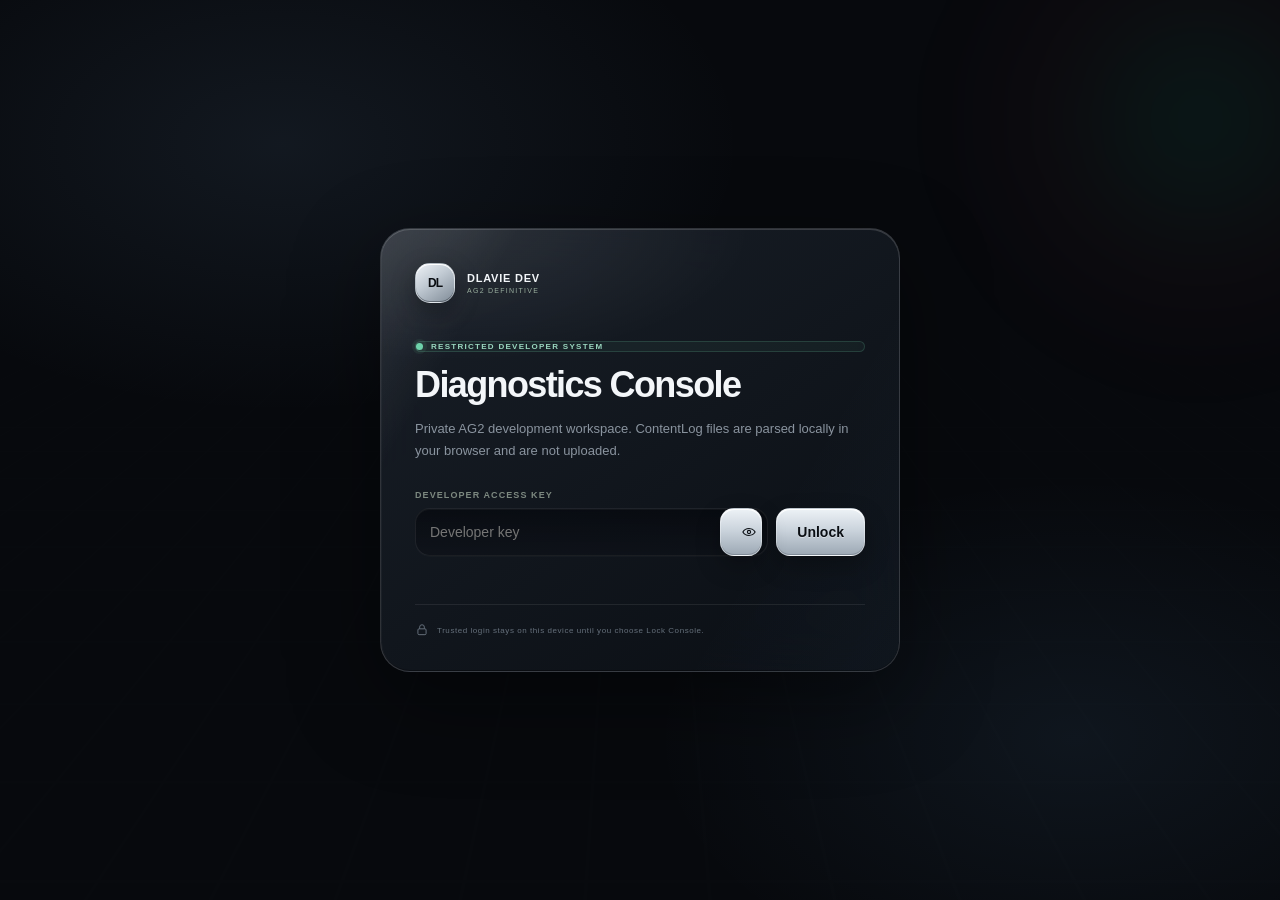
<file: dev-console/index.html>
<!doctype html>
<html lang="en">
<head>
  <meta charset="utf-8">
  <meta name="viewport" content="width=device-width,initial-scale=1,viewport-fit=cover">
  <meta name="theme-color" content="#080c16">
  <meta name="robots" content="noindex,nofollow,noarchive,nosnippet,noimageindex">
  <meta name="referrer" content="no-referrer">
  <title>DLAVIE DEV · AG2 Diagnostics</title>
  <link rel="stylesheet" href="console.css?v=2">
  <link rel="stylesheet" href="theme-colorful.css?v=2">
</head>
<body>
  <svg class="svg-defs" width="0" height="0" aria-hidden="true">
    <symbol id="ic-grid" viewBox="0 0 24 24"><rect x="3" y="3" width="7" height="7" rx="1"/><rect x="14" y="3" width="7" height="7" rx="1"/><rect x="3" y="14" width="7" height="7" rx="1"/><rect x="14" y="14" width="7" height="7" rx="1"/></symbol>
    <symbol id="ic-terminal" viewBox="0 0 24 24"><path d="m5 7 4 5-4 5M11 17h8"/></symbol>
    <symbol id="ic-crash" viewBox="0 0 24 24"><path d="M12 3 3.7 18h16.6L12 3Z"/><path d="M12 9v4m0 3h.01"/></symbol>
    <symbol id="ic-pulse" viewBox="0 0 24 24"><path d="M3 12h4l2-6 4 12 2-6h6"/></symbol>
    <symbol id="ic-gun" viewBox="0 0 24 24"><path d="M3 10h12l4 3v2h-7l-2 5H7l1-5H3v-5Z"/><path d="M15 10V7h4v3"/></symbol>
    <symbol id="ic-search" viewBox="0 0 24 24"><circle cx="11" cy="11" r="6"/><path d="m16 16 5 5"/></symbol>
    <symbol id="ic-compare" viewBox="0 0 24 24"><path d="M7 4v16M17 4v16M4 8h6m4 8h6"/></symbol>
    <symbol id="ic-upload" viewBox="0 0 24 24"><path d="M12 16V4m0 0-4 4m4-4 4 4M4 15v5h16v-5"/></symbol>
    <symbol id="ic-lock" viewBox="0 0 24 24"><rect x="5" y="10" width="14" height="10" rx="2"/><path d="M8 10V7a4 4 0 0 1 8 0v3"/></symbol>
    <symbol id="ic-menu" viewBox="0 0 24 24"><path d="M4 7h16M4 12h16M4 17h16"/></symbol>
    <symbol id="ic-x" viewBox="0 0 24 24"><path d="m6 6 12 12M18 6 6 18"/></symbol>
    <symbol id="ic-chevron" viewBox="0 0 24 24"><path d="m9 6 6 6-6 6"/></symbol>
    <symbol id="ic-file" viewBox="0 0 24 24"><path d="M6 3h8l4 4v14H6V3Z"/><path d="M14 3v5h5"/></symbol>
    <symbol id="ic-check" viewBox="0 0 24 24"><path d="m5 12 4 4 10-10"/></symbol>
    <symbol id="ic-filter" viewBox="0 0 24 24"><path d="M4 6h16M7 12h10M10 18h4"/></symbol>
    <symbol id="ic-download" viewBox="0 0 24 24"><path d="M12 4v12m0 0 4-4m-4 4-4-4M5 20h14"/></symbol>
  </svg>

  <div class="access-shell" id="accessShell">
    <div class="access-grid"></div>
    <div class="access-card">
      <div class="access-brand"><span>DL</span><div><strong>DLAVIE DEV</strong><small>AG2 DEFINITIVE</small></div></div>
      <div class="access-status"><i></i> RESTRICTED DEVELOPER SYSTEM</div>
      <h1>Diagnostics Console</h1>
      <p>Private AG2 development workspace. ContentLog files are parsed locally in your browser and are not uploaded.</p>
      <form id="accessForm" autocomplete="off">
        <label for="accessKey">Developer access key</label>
        <div class="access-row">
          <input id="accessKey" type="password" spellcheck="false" autocomplete="off" placeholder="Developer key">
          <button type="submit">Unlock</button>
        </div>
        <div class="access-error" id="accessError" aria-live="polite"></div>
      </form>
      <div class="access-foot"><svg><use href="#ic-lock"/></svg> Trusted login stays on this device until you choose Lock Console.</div>
    </div>
  </div>

  <div class="app-shell" id="appShell" hidden>
    <aside class="sidebar" id="sidebar">
      <div class="brand-block">
        <div class="brand-symbol">DL</div>
        <div><strong>DLAVIE DEV</strong><small>AG2 DEFINITIVE</small></div>
        <button class="side-close" id="sideClose" aria-label="Close menu"><svg><use href="#ic-x"/></svg></button>
      </div>
      <nav class="side-nav" aria-label="Console navigation">
        <div class="nav-section-label">Overview</div>
        <button class="nav-item active" data-view="overview"><svg><use href="#ic-grid"/></svg><span>Dashboard</span></button>
        <div class="nav-section-label">Diagnostics</div>
        <button class="nav-item" data-view="console"><svg><use href="#ic-terminal"/></svg><span>Live Console</span><b id="navErrorCount">0</b></button>
        <button class="nav-item" data-view="crash"><svg><use href="#ic-crash"/></svg><span>Crash Analyzer</span></button>
        <button class="nav-item" data-view="inspector"><svg><use href="#ic-search"/></svg><span>Error Inspector</span></button>
        <div class="nav-section-label">Runtime</div>
        <button class="nav-item" data-view="performance"><svg><use href="#ic-pulse"/></svg><span>Performance</span></button>
        <button class="nav-item" data-view="weapon"><svg><use href="#ic-gun"/></svg><span>Weapon Debug</span></button>
        <div class="nav-section-label">Analysis</div>
        <button class="nav-item" data-view="upload"><svg><use href="#ic-upload"/></svg><span>ContentLog</span></button>
        <button class="nav-item" data-view="builds"><svg><use href="#ic-compare"/></svg><span>Build Compare</span></button>
      </nav>
      <div class="side-spacer"></div>
      <div class="side-info">
        <span>ANALYSIS MODE</span>
        <strong><i></i> Local Browser</strong>
        <small>Logs never leave this device</small>
      </div>
      <button class="logout-btn" id="logoutBtn"><svg><use href="#ic-lock"/></svg> Lock console</button>
    </aside>

    <div class="sidebar-scrim" id="sidebarScrim"></div>

    <main class="workspace">
      <header class="topbar">
        <button class="mobile-menu" id="mobileMenu" aria-label="Open navigation"><svg><use href="#ic-menu"/></svg></button>
        <div class="top-search">
          <svg><use href="#ic-search"/></svg>
          <input id="globalSearch" type="search" placeholder="Search errors, files, weapon IDs…">
          <kbd>⌘ K</kbd>
        </div>
        <div class="top-actions">
          <div class="build-chip"><span>BUILD</span><b id="activeBuild">UNASSIGNED</b></div>
          <button class="top-upload" data-jump="upload"><svg><use href="#ic-upload"/></svg><span>Analyze log</span></button>
          <div class="runtime-state"><i></i><span>READY</span></div>
        </div>
      </header>

      <section class="view active" data-panel="overview">
        <div class="page-head">
          <div><p class="eyebrow">AG2 DIAGNOSTICS</p><h1>System Overview</h1><p class="subhead">A consolidated health view for ContentLog, runtime failures, performance spikes and weapon diagnostics.</p></div>
          <div class="head-actions"><button class="ghost" id="exportReport"><svg><use href="#ic-download"/></svg> Export report</button><button class="primary" data-jump="upload"><svg><use href="#ic-upload"/></svg> Analyze ContentLog</button></div>
        </div>

        <div class="summary-grid">
          <article class="summary-card tone-red"><div class="summary-top"><span>Critical</span><i class="status-dot"></i></div><strong id="mCritical">0</strong><small id="dCritical">No crash contributors</small><div class="mini-trend" id="trendCritical"></div></article>
          <article class="summary-card tone-coral"><div class="summary-top"><span>Errors</span><i class="status-dot"></i></div><strong id="mError">0</strong><small id="dError">Parsed errors</small><div class="mini-trend" id="trendError"></div></article>
          <article class="summary-card tone-gold"><div class="summary-top"><span>Warnings</span><i class="status-dot"></i></div><strong id="mWarning">0</strong><small id="dWarning">Non-fatal issues</small><div class="mini-trend" id="trendWarning"></div></article>
          <article class="summary-card tone-green"><div class="summary-top"><span>Health score</span><i class="status-dot"></i></div><strong id="mHealth">100</strong><small id="dHealth">Waiting for analysis</small><div class="mini-trend" id="trendHealth"></div></article>
          <article class="summary-card"><div class="summary-top"><span>Unique groups</span><i class="status-dot"></i></div><strong id="mGroups">0</strong><small>Deduplicated fault signatures</small><div class="mini-trend" id="trendGroups"></div></article>
          <article class="summary-card"><div class="summary-top"><span>Log lines</span><i class="status-dot"></i></div><strong id="mLines">0</strong><small>Processed locally</small><div class="mini-trend" id="trendLines"></div></article>
        </div>

        <div class="dashboard-grid main-analytics">
          <article class="panel span-2">
            <div class="panel-head"><div><span>ERROR FLOW</span><strong>Error density across ContentLog</strong></div><div class="legend"><i class="lg-error"></i>Error <i class="lg-warning"></i>Warning <i class="lg-info"></i>Info</div></div>
            <div class="chart-wrap tall"><canvas id="errorFlowChart"></canvas><div class="chart-empty" id="errorFlowEmpty">Analyze a ContentLog to generate the diagnostic timeline.</div></div>
          </article>
          <article class="panel">
            <div class="panel-head"><div><span>SEVERITY MIX</span><strong>Issue distribution</strong></div><small id="severityTotal">0 events</small></div>
            <div class="donut-layout"><div class="donut" id="severityDonut"><div><strong id="donutTotal">0</strong><span>issues</span></div></div><div class="donut-legend" id="severityLegend"></div></div>
          </article>

          <article class="panel span-2">
            <div class="panel-head"><div><span>SUBSYSTEM LOAD</span><strong>Errors by diagnostic category</strong></div><button data-jump="inspector">View inspector <svg><use href="#ic-chevron"/></svg></button></div>
            <div class="bar-chart" id="subsystemBars"></div>
          </article>
          <article class="panel">
            <div class="panel-head"><div><span>DIAGNOSTIC SCORE</span><strong>Current build health</strong></div><small id="scoreLabel">CLEAN</small></div>
            <div class="score-layout"><div class="score-ring" id="scoreRing"><div><strong id="scoreValue">100</strong><span>/ 100</span></div></div><div class="score-copy"><strong id="scoreHeadline">No log analyzed</strong><p id="scoreDescription">Upload a ContentLog to calculate a weighted diagnostic score.</p></div></div>
          </article>
        </div>

        <div class="dashboard-grid secondary-analytics">
          <article class="panel">
            <div class="panel-head"><div><span>RUNTIME HEALTH</span><strong>Subsystem status</strong></div><small>ANALYZED</small></div>
            <div class="health-list" id="healthList"></div>
          </article>
          <article class="panel span-2">
            <div class="panel-head"><div><span>TOP FAULTS</span><strong>Most repeated signatures</strong></div><button data-jump="inspector">View all</button></div>
            <div class="fault-table"><div class="fault-head"><span>Category</span><span>Source / signature</span><span>Severity</span><span>Count</span></div><div id="faultList"></div></div>
          </article>
        </div>

        <div class="dashboard-grid bottom-analytics">
          <article class="panel span-2">
            <div class="panel-head"><div><span>LOG HEATMAP</span><strong>Error concentration by file position</strong></div><small>64 BUCKETS</small></div>
            <div class="heatmap" id="logHeatmap"></div>
            <div class="heat-axis"><span>Start</span><span>Middle</span><span>End</span></div>
          </article>
          <article class="panel">
            <div class="panel-head"><div><span>CRASH SIGNAL</span><strong>Latest high-risk event</strong></div><small id="crashRiskLabel">NONE</small></div>
            <div class="crash-signal" id="crashSignal"></div>
          </article>
        </div>
      </section>

      <section class="view" data-panel="console">
        <div class="page-head compact"><div><p class="eyebrow">STREAM VIEW</p><h1>Live Console</h1><p class="subhead">Filter, search and inspect every parsed ContentLog event.</p></div></div>
        <div class="filter-row" id="channelFilters"></div>
        <div class="console-shell">
          <div class="console-toolbar"><span id="consoleCount">0 EVENTS</span><div class="console-search"><svg><use href="#ic-search"/></svg><input id="consoleSearch" type="search" placeholder="Filter message or source…"></div></div>
          <div class="console-list" id="consoleList"></div>
        </div>
      </section>

      <section class="view" data-panel="crash">
        <div class="page-head compact"><div><p class="eyebrow">ROOT CAUSE</p><h1>Crash Analyzer</h1><p class="subhead">The final critical/error sequence before a likely termination or watchdog event.</p></div></div>
        <div class="crash-grid">
          <article class="panel"><div class="panel-head"><div><span>LAST HIGH-RISK EVENT</span><strong id="crashTitle">No crash candidate</strong></div><small id="crashTime">—</small></div><div class="crash-primary" id="crashPrimary"></div></article>
          <article class="panel"><div class="panel-head"><div><span>CRASH PROFILE</span><strong>Diagnostic summary</strong></div></div><div class="kv-list" id="crashFacts"></div></article>
        </div>
        <article class="panel"><div class="panel-head"><div><span>PRE-CRASH TIMELINE</span><strong>Events immediately preceding the candidate</strong></div></div><div class="timeline" id="crashTimeline"></div></article>
      </section>

      <section class="view" data-panel="performance">
        <div class="page-head compact"><div><p class="eyebrow">PROFILER</p><h1>Performance</h1><p class="subhead">Watchdog spikes, script tick timing and expensive AG2 processing signals extracted from the log.</p></div></div>
        <div class="summary-grid performance-cards">
          <article class="summary-card"><span>Watchdog peak</span><strong id="pWatchdogPeak">0 ms</strong><small id="pWatchdogCount">0 spikes</small></article>
          <article class="summary-card"><span>Average script tick</span><strong id="pTickAvg">0 ms</strong><small id="pTickSamples">0 samples</small></article>
          <article class="summary-card"><span>Slow handlers</span><strong id="pSlowEvents">0</strong><small>Detected events</small></article>
          <article class="summary-card"><span>Entity queries</span><strong id="pEntityQueries">0</strong><small>Query references</small></article>
        </div>
        <div class="dashboard-grid">
          <article class="panel span-2"><div class="panel-head"><div><span>RUNTIME TREND</span><strong>Watchdog / script timing</strong></div></div><div class="chart-wrap tall"><canvas id="performanceChart"></canvas><div class="chart-empty" id="performanceEmpty">No performance samples found in the current log.</div></div></article>
          <article class="panel"><div class="panel-head"><div><span>PROCESSING SIGNALS</span><strong>AG2 workload references</strong></div></div><div class="process-list" id="processList"></div></article>
        </div>
      </section>

      <section class="view" data-panel="weapon">
        <div class="page-head compact"><div><p class="eyebrow">RUNTIME STATE</p><h1>Weapon Debug</h1><p class="subhead">Inspect weapon IDs and runtime parameters discovered in ContentLog output.</p></div><select class="select" id="weaponSelect"><option value="">No weapons detected</option></select></div>
        <div class="weapon-debug-grid"><article class="panel"><div class="panel-head"><div><span>ACTIVE WEAPON</span><strong id="weaponTitle">No weapon runtime data</strong></div></div><div class="weapon-card" id="weaponCard"></div></article><article class="panel"><div class="panel-head"><div><span>WEAPON EVENTS</span><strong>Related log activity</strong></div></div><div class="weapon-events" id="weaponEvents"></div></article></div>
      </section>

      <section class="view" data-panel="inspector">
        <div class="page-head compact"><div><p class="eyebrow">FAULT INDEX</p><h1>Error Inspector</h1><p class="subhead">Deduplicated signatures grouped by subsystem, source file and severity.</p></div><div class="head-actions"><button class="ghost" id="inspectorFilter"><svg><use href="#ic-filter"/></svg> Critical first</button></div></div>
        <div class="inspector-layout"><div class="group-list" id="groupList"></div><article class="panel inspector-detail" id="inspectorDetail"></article></div>
      </section>

      <section class="view" data-panel="builds">
        <div class="page-head compact"><div><p class="eyebrow">REGRESSION TRACKING</p><h1>Build Comparison</h1><p class="subhead">Save the current analysis as a local build snapshot and compare fixes versus regressions.</p></div><div class="head-actions"><input class="build-name" id="buildName" placeholder="e.g. V3.7.10"><button class="primary" id="saveBuild">Save snapshot</button></div></div>
        <div class="compare-grid"><article class="panel"><div class="panel-head"><div><span>COMPARISON</span><strong>Select two local build snapshots</strong></div></div><div class="compare-controls"><select class="select" id="buildA"></select><span>vs</span><select class="select" id="buildB"></select><button class="ghost" id="compareBuilds">Compare</button></div><div class="compare-result" id="compareResult"></div></article><article class="panel"><div class="panel-head"><div><span>LOCAL HISTORY</span><strong>Saved build snapshots</strong></div></div><div class="build-history" id="buildHistory"></div></article></div>
      </section>

      <section class="view" data-panel="upload">
        <div class="page-head compact"><div><p class="eyebrow">LOCAL ANALYZER</p><h1>ContentLog</h1><p class="subhead">Select a Minecraft Bedrock ContentLog. Parsing, classification and charts are generated entirely on this device.</p></div></div>
        <div class="upload-layout">
          <label class="drop-zone" id="dropZone"><input id="fileInput" type="file" accept=".txt,.log,text/plain"><div class="drop-icon"><svg><use href="#ic-upload"/></svg></div><strong>Drop ContentLog here</strong><span>or tap to select from Files</span><small>TXT / LOG · local processing only</small></label>
          <article class="panel"><div class="panel-head"><div><span>CURRENT FILE</span><strong id="fileName">No ContentLog analyzed</strong></div></div><div class="file-meta" id="fileMeta"></div><div class="parse-progress"><i id="parseProgress"></i></div><div class="parse-status" id="parseStatus">Analyzer ready.</div></article>
        </div>
        <article class="panel analysis-summary"><div class="panel-head"><div><span>ANALYSIS SUMMARY</span><strong>Automatic diagnostic output</strong></div></div><div class="analysis-summary-grid" id="analysisSummary"></div></article>
      </section>
    </main>
  </div>

  <script src="auth-compat.js?v=6"></script>
  <script src="console.js?v=2"></script>
</body>
</html>
</file>
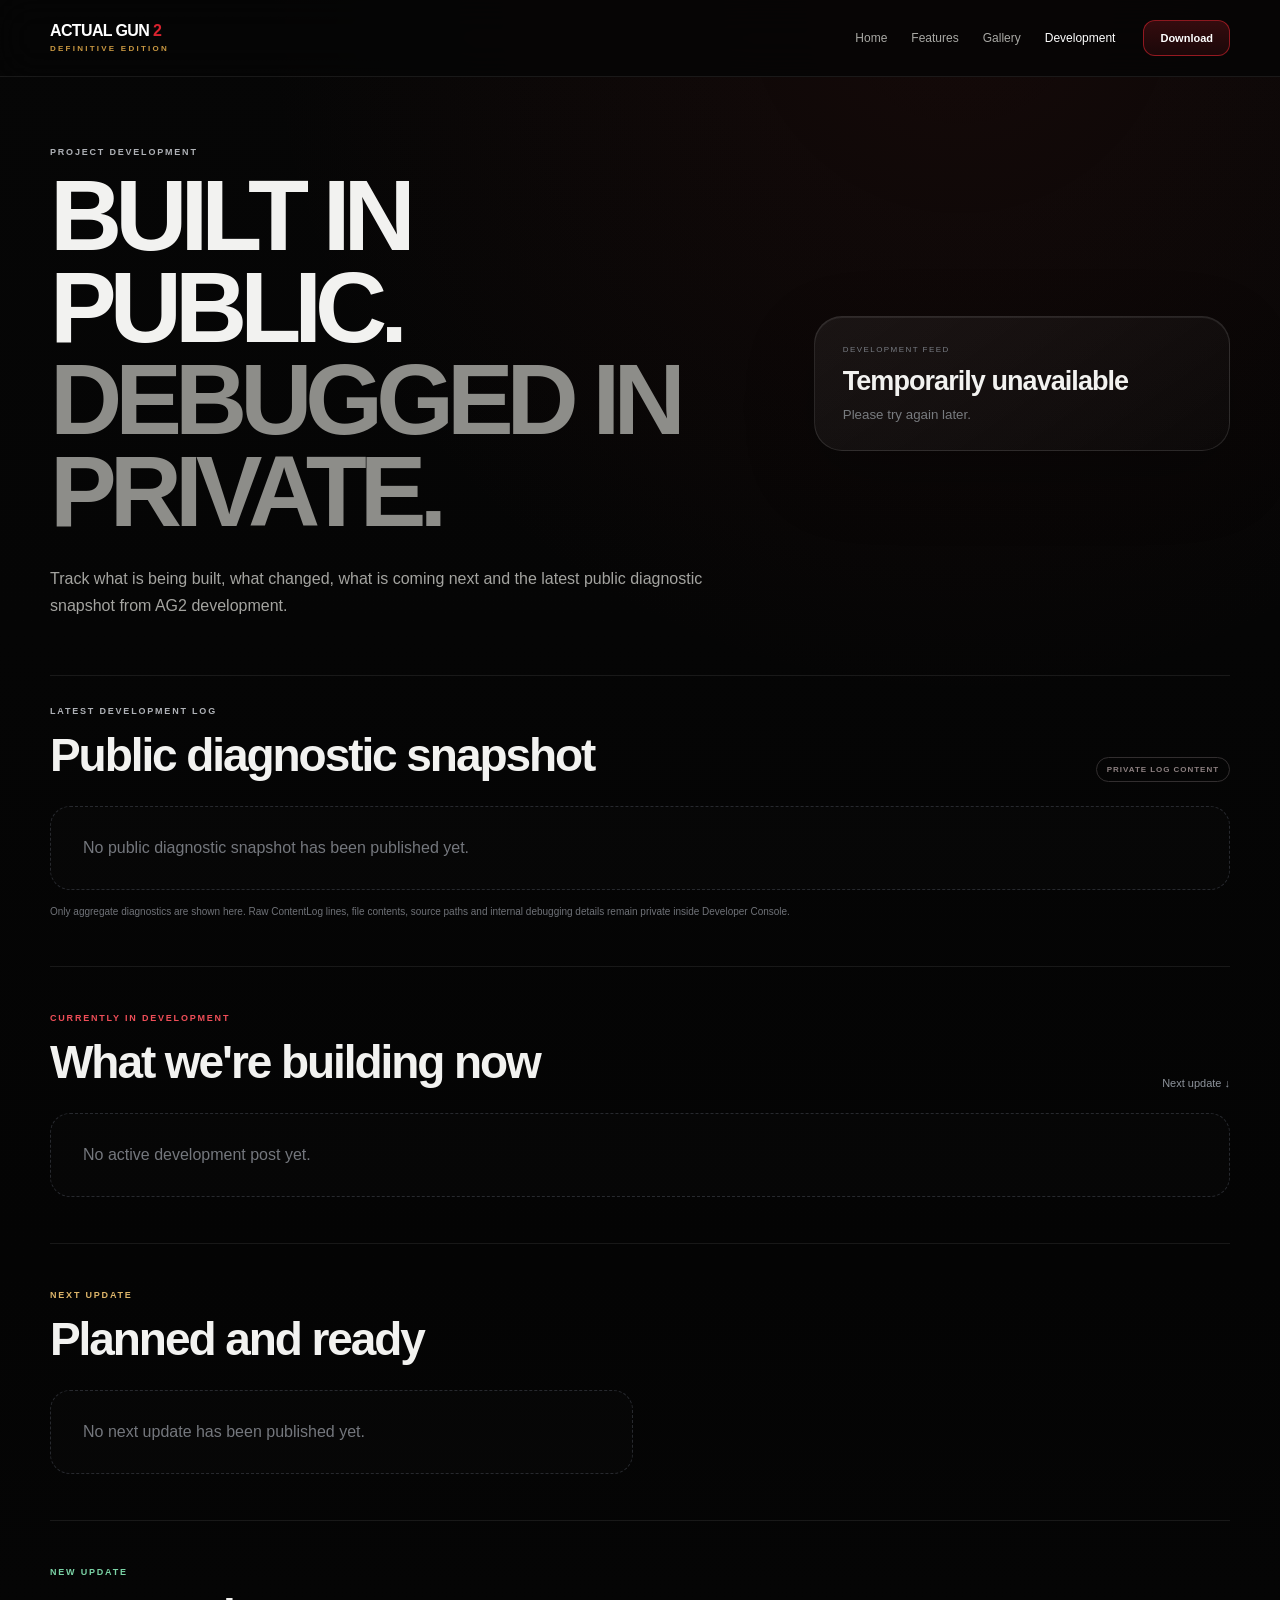
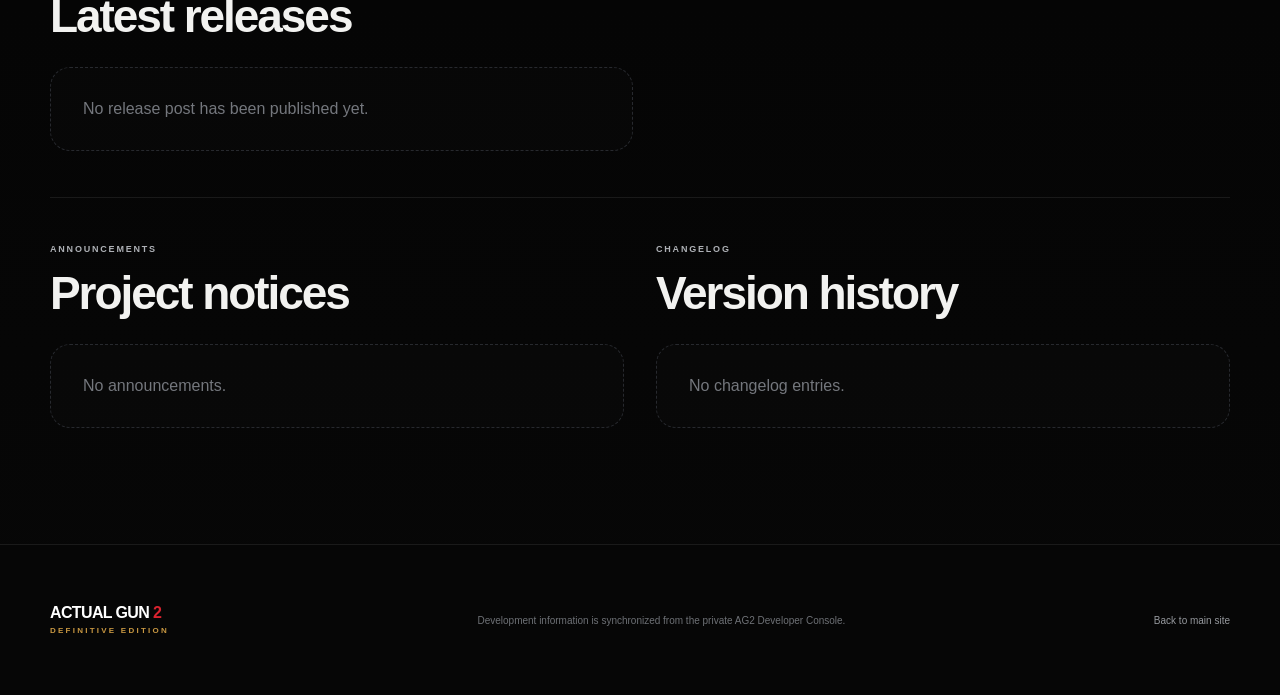
<file: development/index.html>
<!doctype html>
<html lang="en">
<head>
  <meta charset="utf-8">
  <meta name="viewport" content="width=device-width,initial-scale=1,viewport-fit=cover">
  <meta name="theme-color" content="#050505">
  <meta name="description" content="Actual Gun 2: Definitive Edition development status, changelog, announcements and upcoming updates.">
  <title>Development · Actual Gun 2: Definitive Edition</title>
  <link rel="stylesheet" href="development.css?v=1">
</head>
<body>
  <div class="ambient" aria-hidden="true"><i></i><i></i><i></i></div>
  <nav class="nav">
    <div class="wrap nav-inner">
      <a class="brand" href="../"><span>ACTUAL GUN <b>2</b></span><small>DEFINITIVE EDITION</small></a>
      <div class="nav-links"><a href="../">Home</a><a href="../#features">Features</a><a href="../#gallery">Gallery</a><a class="active" href="./">Development</a></div>
      <a class="download" href="https://github.com/drmacze/AG2DEFINITIVE-EDITION/releases/latest/download/AG2_DLavie_Definitive_LATEST.mcaddon">Download</a>
      <button class="menu" id="menuBtn" aria-label="Open menu">☰</button>
    </div>
  </nav>
  <div class="mobile-nav" id="mobileNav"><a href="../">Home</a><a href="../#features">Features</a><a href="../#gallery">Gallery</a><a href="./">Development</a></div>

  <header class="hero wrap">
    <div class="hero-copy"><p class="eyebrow">PROJECT DEVELOPMENT</p><h1>Built in public.<br><span>Debugged in private.</span></h1><p>Track what is being built, what changed, what is coming next and the latest public diagnostic snapshot from AG2 development.</p></div>
    <div class="hero-status" id="heroStatus"><span>LIVE PROJECT STATUS</span><strong>Loading development feed…</strong><small>Synced from DLAVIE DEV Console</small></div>
  </header>

  <main class="wrap">
    <section class="diag-card" id="diagnosticSection">
      <div class="section-title"><div><p class="eyebrow">LATEST DEVELOPMENT LOG</p><h2>Public diagnostic snapshot</h2></div><span class="privacy">PRIVATE LOG CONTENT</span></div>
      <div id="diagnosticSnapshot" class="diag-empty">No public diagnostic snapshot has been published yet.</div>
      <p class="privacy-note">Only aggregate diagnostics are shown here. Raw ContentLog lines, file contents, source paths and internal debugging details remain private inside Developer Console.</p>
    </section>

    <section class="section" id="inDevelopment">
      <div class="section-title"><div><p class="eyebrow red">CURRENTLY IN DEVELOPMENT</p><h2>What we're building now</h2></div><a href="#nextUpdate">Next update ↓</a></div>
      <div class="featured-feed" id="developmentFeed"><div class="empty">No active development post yet.</div></div>
    </section>

    <section class="section" id="nextUpdate">
      <div class="section-title"><div><p class="eyebrow gold">NEXT UPDATE</p><h2>Planned and ready</h2></div></div>
      <div class="card-grid" id="nextUpdateFeed"><div class="empty">No next update has been published yet.</div></div>
    </section>

    <section class="section" id="newUpdate">
      <div class="section-title"><div><p class="eyebrow green">NEW UPDATE</p><h2>Latest releases</h2></div></div>
      <div class="card-grid" id="newUpdateFeed"><div class="empty">No release post has been published yet.</div></div>
    </section>

    <section class="section split-section">
      <div><div class="section-title"><div><p class="eyebrow">ANNOUNCEMENTS</p><h2>Project notices</h2></div></div><div class="stack" id="announcementFeed"><div class="empty">No announcements.</div></div></div>
      <div><div class="section-title"><div><p class="eyebrow">CHANGELOG</p><h2>Version history</h2></div></div><div class="timeline" id="changelogFeed"><div class="empty">No changelog entries.</div></div></div>
    </section>
  </main>

  <footer><div class="wrap"><div class="brand"><span>ACTUAL GUN <b>2</b></span><small>DEFINITIVE EDITION</small></div><p>Development information is synchronized from the private AG2 Developer Console.</p><a href="../">Back to main site</a></div></footer>

  <template id="commentTemplate"><div class="comments"><div class="comments-head"><strong>Development discussion</strong><span data-comment-count>0 comments</span></div><div class="comment-list" data-comments></div><form class="comment-form" data-comment-form><div class="form-row"><input name="name" maxlength="32" placeholder="Your name" required><button type="submit">Post comment</button></div><textarea name="body" maxlength="1200" rows="3" placeholder="Comment on this update…" required></textarea><small>Comments are public. Please keep feedback relevant to this development post.</small></form></div></template>
  <script src="development.js?v=1"></script>
</body>
</html>
</file>
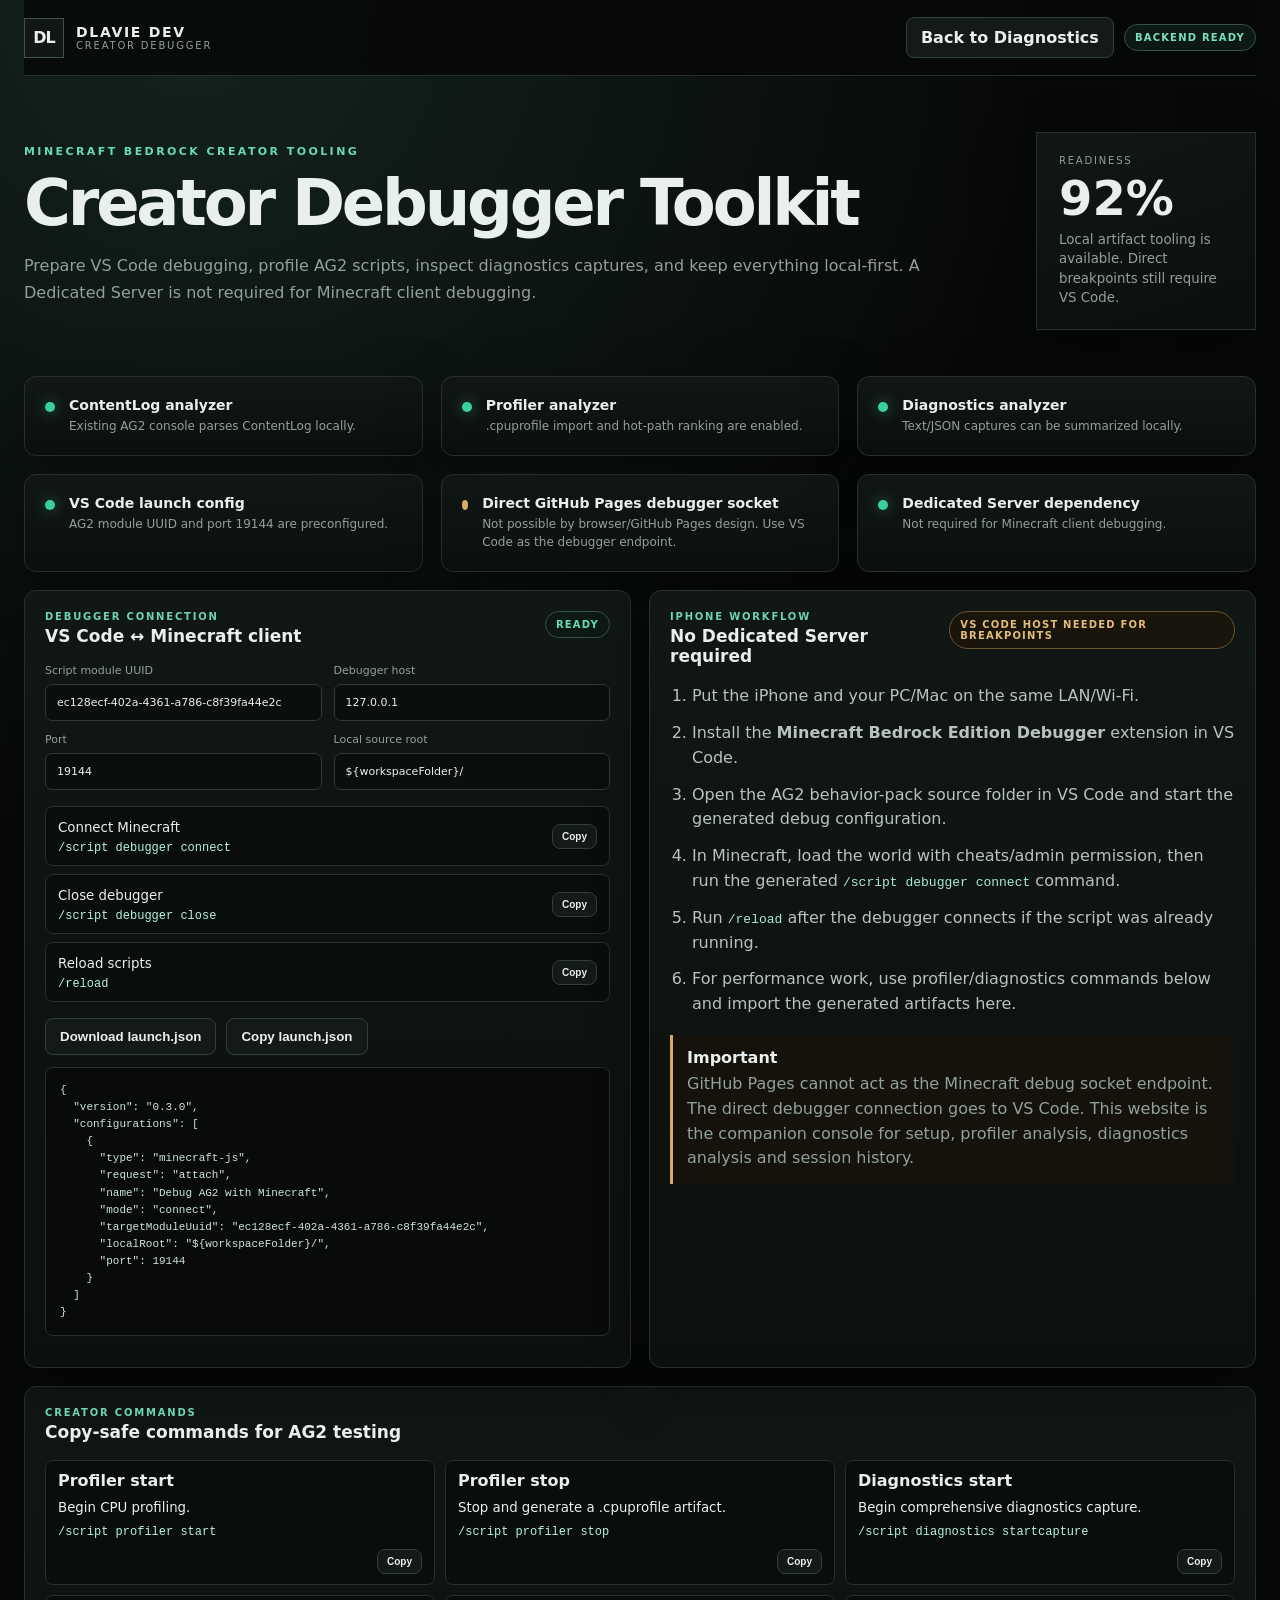
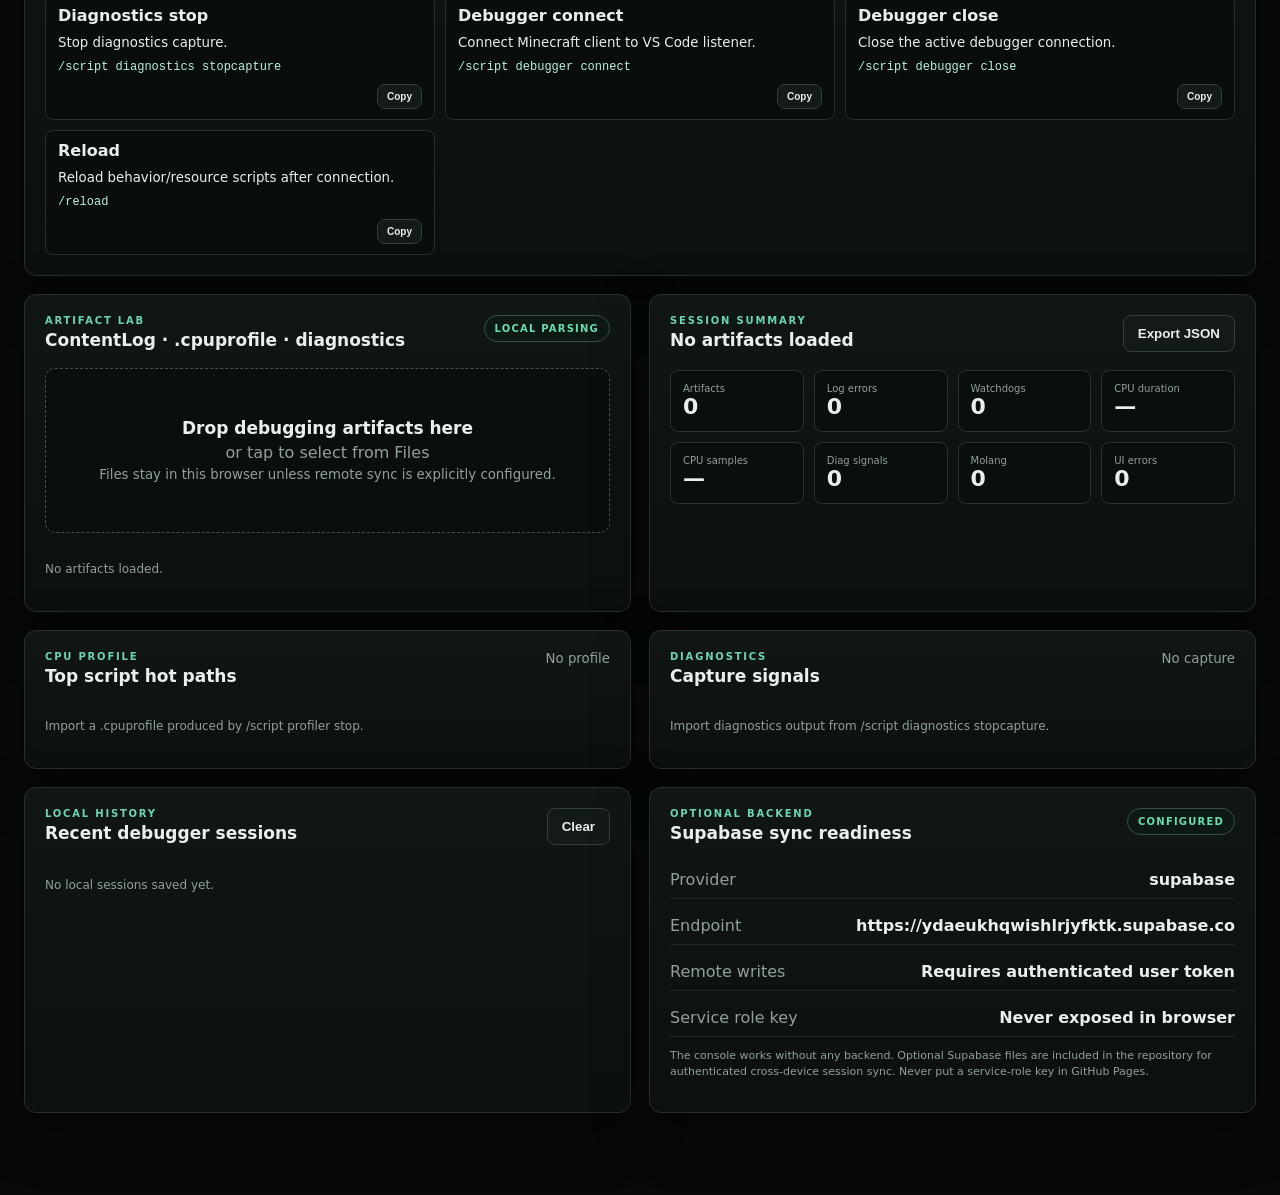
<file: dev-console/creator-debugger.html>
<!doctype html>
<html lang="en">
<head>
  <meta charset="utf-8">
  <meta name="viewport" content="width=device-width,initial-scale=1,viewport-fit=cover">
  <meta name="theme-color" content="#070908">
  <meta name="robots" content="noindex,nofollow,noarchive,nosnippet,noimageindex">
  <meta name="referrer" content="no-referrer">
  <meta http-equiv="Content-Security-Policy" content="default-src 'self'; img-src 'self' data:; style-src 'self'; script-src 'self'; connect-src 'self' https:; base-uri 'none'; form-action 'self'">
  <title>DLAVIE DEV · Creator Debugger</title>
  <link rel="stylesheet" href="creator-debugger.css?v=1">
</head>
<body>
  <div class="shell">
    <header class="topbar">
      <div class="brand"><span>DL</span><div><strong>DLAVIE DEV</strong><small>CREATOR DEBUGGER</small></div></div>
      <div class="top-actions"><a class="ghost" href="./">Back to Diagnostics</a><span class="pill" id="backendState">LOCAL MODE</span></div>
    </header>

    <main>
      <section class="hero">
        <div><p class="eyebrow">MINECRAFT BEDROCK CREATOR TOOLING</p><h1>Creator Debugger Toolkit</h1><p>Prepare VS Code debugging, profile AG2 scripts, inspect diagnostics captures, and keep everything local-first. A Dedicated Server is not required for Minecraft client debugging.</p></div>
        <div class="health-card"><span>READINESS</span><strong id="readinessScore">92%</strong><small id="readinessCopy">Checking browser capabilities…</small></div>
      </section>

      <section class="grid three" id="readinessGrid"></section>

      <section class="grid two">
        <article class="panel">
          <div class="panel-head"><div><span>DEBUGGER CONNECTION</span><strong>VS Code ↔ Minecraft client</strong></div><b class="status good">READY</b></div>
          <div class="form-grid">
            <label>Script module UUID<input id="moduleUuid" value="ec128ecf-402a-4361-a786-c8f39fa44e2c" spellcheck="false"></label>
            <label>Debugger host<input id="debugHost" value="127.0.0.1" spellcheck="false"></label>
            <label>Port<input id="debugPort" type="number" min="1" max="65535" value="19144"></label>
            <label>Local source root<input id="localRoot" value="${workspaceFolder}/" spellcheck="false"></label>
          </div>
          <div class="command-stack" id="commandStack"></div>
          <div class="button-row"><button id="downloadLaunch">Download launch.json</button><button class="ghost" id="copyLaunch">Copy launch.json</button></div>
          <pre id="launchPreview" class="code"></pre>
        </article>

        <article class="panel">
          <div class="panel-head"><div><span>IPHONE WORKFLOW</span><strong>No Dedicated Server required</strong></div><b class="status warn">VS CODE HOST NEEDED FOR BREAKPOINTS</b></div>
          <ol class="steps">
            <li>Put the iPhone and your PC/Mac on the same LAN/Wi‑Fi.</li>
            <li>Install the <b>Minecraft Bedrock Edition Debugger</b> extension in VS Code.</li>
            <li>Open the AG2 behavior-pack source folder in VS Code and start the generated debug configuration.</li>
            <li>In Minecraft, load the world with cheats/admin permission, then run the generated <code>/script debugger connect</code> command.</li>
            <li>Run <code>/reload</code> after the debugger connects if the script was already running.</li>
            <li>For performance work, use profiler/diagnostics commands below and import the generated artifacts here.</li>
          </ol>
          <div class="notice"><strong>Important</strong><p>GitHub Pages cannot act as the Minecraft debug socket endpoint. The direct debugger connection goes to VS Code. This website is the companion console for setup, profiler analysis, diagnostics analysis and session history.</p></div>
        </article>
      </section>

      <section class="panel">
        <div class="panel-head"><div><span>CREATOR COMMANDS</span><strong>Copy-safe commands for AG2 testing</strong></div></div>
        <div class="commands-grid" id="creatorCommands"></div>
      </section>

      <section class="grid two">
        <article class="panel">
          <div class="panel-head"><div><span>ARTIFACT LAB</span><strong>ContentLog · .cpuprofile · diagnostics</strong></div><b class="status good">LOCAL PARSING</b></div>
          <label class="drop-zone" id="artifactDrop"><input id="artifactInput" type="file" multiple accept=".txt,.log,.json,.cpuprofile,application/json,text/plain"><strong>Drop debugging artifacts here</strong><span>or tap to select from Files</span><small>Files stay in this browser unless remote sync is explicitly configured.</small></label>
          <div class="artifact-list" id="artifactList"></div>
        </article>

        <article class="panel">
          <div class="panel-head"><div><span>SESSION SUMMARY</span><strong id="sessionTitle">No artifacts loaded</strong></div><button class="ghost" id="exportSession">Export JSON</button></div>
          <div class="metric-grid" id="sessionMetrics"></div>
          <div id="sessionNotes" class="notes"></div>
        </article>
      </section>

      <section class="grid two">
        <article class="panel">
          <div class="panel-head"><div><span>CPU PROFILE</span><strong>Top script hot paths</strong></div><small id="profileMeta">No profile</small></div>
          <div class="table" id="profileTable"></div>
        </article>
        <article class="panel">
          <div class="panel-head"><div><span>DIAGNOSTICS</span><strong>Capture signals</strong></div><small id="diagMeta">No capture</small></div>
          <div class="table" id="diagTable"></div>
        </article>
      </section>

      <section class="grid two">
        <article class="panel">
          <div class="panel-head"><div><span>LOCAL HISTORY</span><strong>Recent debugger sessions</strong></div><button class="ghost" id="clearHistory">Clear</button></div>
          <div id="historyList" class="history"></div>
        </article>
        <article class="panel">
          <div class="panel-head"><div><span>OPTIONAL BACKEND</span><strong>Supabase sync readiness</strong></div><b class="status" id="syncBadge">DISABLED</b></div>
          <div class="kv" id="backendInfo"></div>
          <p class="muted">The console works without any backend. Optional Supabase files are included in the repository for authenticated cross-device session sync. Never put a service-role key in GitHub Pages.</p>
        </article>
      </section>
    </main>
  </div>

  <script src="runtime-config.js?v=1"></script>
  <script src="creator-debugger.js?v=1"></script>
</body>
</html>
</file>
<file: dev-console/console.css>
:root{--bg:#080a09;--bg2:#0b0e0c;--panel:#0e1210;--panel2:#111613;--panel3:#151a17;--line:#202821;--line2:#2c372e;--text:#f1f4f1;--muted:#8b958d;--muted2:#667068;--red:#e34b55;--red2:#8f222a;--coral:#df716d;--gold:#d1a55d;--green:#29c995;--green2:#138a68;--cyan:#5db6ab;--blue:#709bcf;--violet:#9681ce;--sidebar:242px;--radius:12px;--shadow:0 16px 50px rgba(0,0,0,.2)}*{box-sizing:border-box}html{background:var(--bg);color-scheme:dark}body{margin:0;min-height:100vh;background:radial-gradient(circle at 82% -10%,rgba(40,197,144,.06),transparent 28%),radial-gradient(circle at 0 25%,rgba(212,52,63,.045),transparent 26%),var(--bg);color:var(--text);font-family:Inter,-apple-system,BlinkMacSystemFont,"Segoe UI",sans-serif;font-size:14px}button,input,select,textarea{font:inherit;color:inherit}button{cursor:pointer}.svg-defs{position:absolute;pointer-events:none}.access-shell{position:fixed;inset:0;z-index:1000;display:grid;place-items:center;padding:24px;background:#070908;overflow:hidden}.access-grid{position:absolute;inset:-20%;background-image:linear-gradient(rgba(64,202,153,.025) 1px,transparent 1px),linear-gradient(90deg,rgba(64,202,153,.025) 1px,transparent 1px);background-size:54px 54px;transform:perspective(800px) rotateX(64deg) translateY(18%);mask-image:linear-gradient(180deg,transparent,#000 28%,#000 74%,transparent);opacity:.7}.access-shell:after{content:"";position:absolute;width:520px;height:520px;border-radius:50%;background:radial-gradient(circle,rgba(32,198,143,.09),rgba(202,47,58,.035) 45%,transparent 70%);filter:blur(40px);right:-180px;top:-140px}.access-card{position:relative;z-index:2;width:min(520px,100%);padding:34px;border:1px solid var(--line2);border-radius:16px;background:linear-gradient(180deg,rgba(17,22,19,.98),rgba(10,13,11,.98));box-shadow:0 35px 100px rgba(0,0,0,.55)}.access-brand,.brand-block{display:flex;align-items:center;gap:12px}.access-brand>span,.brand-symbol{display:grid;place-items:center;width:40px;height:40px;border-radius:10px;background:linear-gradient(145deg,#183429,#101713);border:1px solid #315c48;color:#dff8ee;font-size:12px;font-weight:900;letter-spacing:-.08em}.access-brand strong,.brand-block strong{display:block;font-size:11px;letter-spacing:.07em}.access-brand small,.brand-block small{display:block;margin-top:3px;color:#9baf9f;font-size:7px;letter-spacing:.18em}.access-status{display:flex;align-items:center;gap:8px;margin:38px 0 12px;font-size:8px;font-weight:800;letter-spacing:.16em;color:#758179}.access-status i,.runtime-state i,.side-info i{width:7px;height:7px;border-radius:50%;background:var(--green);box-shadow:0 0 14px rgba(41,201,149,.45)}.access-card h1{margin:0 0 12px;font-size:36px;letter-spacing:-.045em}.access-card>p{margin:0 0 28px;color:#8e9991;font-size:13px;line-height:1.7}.access-card label{display:block;margin-bottom:8px;color:#7d8980;font-size:9px;font-weight:750;letter-spacing:.12em;text-transform:uppercase}.access-row{display:flex;gap:8px}.access-row input{flex:1;min-width:0;height:48px;padding:0 14px;border:1px solid var(--line2);border-radius:9px;background:#090c0a;outline:none}.access-row input:focus{border-color:#3c6d56;box-shadow:0 0 0 3px rgba(41,201,149,.08)}.access-row button,.primary{border:1px solid #2aa87d;background:linear-gradient(180deg,#20b786,#148a68);color:#f4fffb;font-weight:800}.access-row button{height:48px;padding:0 20px;border-radius:9px}.access-error{min-height:18px;margin-top:8px;color:#ef6a72;font-size:11px}.access-foot{display:flex;align-items:center;gap:8px;margin-top:22px;padding-top:18px;border-top:1px solid var(--line);color:#67736b;font-size:8px;letter-spacing:.07em}.access-foot svg{width:14px;height:14px;fill:none;stroke:currentColor;stroke-width:1.7}.app-shell{min-height:100vh}.sidebar{position:fixed;inset:0 auto 0 0;z-index:70;width:var(--sidebar);display:flex;flex-direction:column;background:linear-gradient(180deg,#0e1210,#0a0d0b);border-right:1px solid var(--line);box-shadow:12px 0 40px rgba(0,0,0,.08)}.brand-block{height:76px;padding:0 18px;border-bottom:1px solid var(--line)}.brand-symbol{width:36px;height:36px}.side-close{display:none;margin-left:auto;width:34px;height:34px;border:1px solid var(--line);border-radius:8px;background:transparent}.side-close svg,.mobile-menu svg,.nav-item svg,.logout-btn svg,.top-search svg,.top-upload svg,.ghost svg,.primary svg,.panel-head button svg,.drop-icon svg{width:16px;height:16px;fill:none;stroke:currentColor;stroke-width:1.8;stroke-linecap:round;stroke-linejoin:round}.side-nav{display:flex;flex-direction:column;gap:4px;padding:18px 10px}.nav-item{position:relative;display:flex;align-items:center;gap:12px;width:100%;height:44px;padding:0 12px;border:1px solid transparent;border-radius:9px;background:transparent;color:#879189;text-align:left}.nav-item svg{width:17px;height:17px}.nav-item span{font-size:10px;font-weight:650}.nav-item b{margin-left:auto;min-width:20px;padding:2px 6px;border-radius:9px;background:#1c2420;color:#78847b;text-align:center;font-size:8px}.nav-item:hover{background:#131814;color:#dce3de}.nav-item.active{border-color:#244537;background:linear-gradient(90deg,rgba(35,195,141,.15),rgba(35,195,141,.035));color:#e9fff6}.nav-item.active:before{content:"";position:absolute;left:-10px;top:10px;bottom:10px;width:2px;border-radius:3px;background:var(--green)}.nav-item.active b{background:#173d30;color:#7ee5bd}.side-spacer{flex:1}.side-info{margin:0 10px 12px;padding:14px;border:1px solid var(--line);border-radius:10px;background:#0d120f}.side-info>span{display:block;color:#657168;font-size:7px;letter-spacing:.12em}.side-info strong{display:flex;align-items:center;gap:8px;margin-top:9px;font-size:9px}.side-info small{display:block;margin:5px 0 0 15px;color:#667168;font-size:8px}.logout-btn{display:flex;align-items:center;justify-content:center;gap:8px;height:38px;margin:0 10px 14px;border:1px solid var(--line);border-radius:9px;background:#0d110f;color:#7c887f;font-size:9px}.sidebar-scrim{display:none}.workspace{margin-left:var(--sidebar);min-height:100vh}.topbar{position:sticky;top:0;z-index:50;height:76px;display:flex;align-items:center;gap:18px;padding:0 24px;border-bottom:1px solid rgba(32,40,33,.9);background:rgba(8,10,9,.88);backdrop-filter:blur(18px)}.mobile-menu{display:none}.top-search{display:flex;align-items:center;gap:10px;width:min(460px,42vw);height:42px;padding:0 12px;border:1px solid var(--line);border-radius:10px;background:#0d110f}.top-search svg{color:#637068}.top-search input{flex:1;min-width:0;border:0;background:transparent;outline:none;color:#dfe5e0;font-size:11px}.top-search input::placeholder{color:#5d6961}.top-search kbd{padding:3px 6px;border:1px solid #29332c;border-bottom-color:#1d241f;border-radius:5px;background:#121713;color:#5f6d64;font:600 8px ui-monospace,SFMono-Regular,Menlo,monospace}.top-actions{margin-left:auto;display:flex;align-items:center;gap:10px}.build-chip{display:flex;align-items:center;gap:8px;height:38px;padding:0 11px;border:1px solid var(--line);border-radius:9px;background:#0d110f}.build-chip span{font-size:7px;color:#5f6c64;letter-spacing:.12em}.build-chip b{font:700 9px ui-monospace,SFMono-Regular,Menlo,monospace}.top-upload{display:flex;align-items:center;gap:8px;height:38px;padding:0 12px;border:1px solid #22523f;border-radius:9px;background:#102219;color:#9ee4c8;font-size:9px;font-weight:750}.runtime-state{display:flex;align-items:center;gap:7px;padding-left:4px;color:#698076;font-size:8px;font-weight:750;letter-spacing:.1em}.view{display:none;width:min(1540px,100%);margin:0 auto;padding:30px 26px 56px}.view.active{display:block;animation:viewIn .22s ease}@keyframes viewIn{from{opacity:0;transform:translateY(4px)}}.page-head{display:flex;align-items:flex-end;justify-content:space-between;gap:24px;margin:4px 0 24px}.page-head>div:first-child{max-width:780px}.page-head.compact{margin-bottom:24px}.eyebrow{margin:0 0 8px;color:#58c9a0;font-size:8px;font-weight:800;letter-spacing:.18em}.page-head h1{margin:0;font-size:clamp(30px,3.2vw,46px);letter-spacing:-.045em;line-height:1}.subhead{margin:10px 0 0;color:#7e8981;font-size:12px;line-height:1.6}.head-actions{display:flex;align-items:center;gap:8px;flex-wrap:wrap}.primary,.ghost{display:inline-flex;align-items:center;justify-content:center;gap:8px;min-height:40px;padding:0 14px;border-radius:9px;font-size:9px;font-weight:800;letter-spacing:.055em}.primary svg,.ghost svg{width:14px;height:14px}.ghost{border:1px solid var(--line2);background:#0d110f;color:#a5afa7}.summary-grid{display:grid;grid-template-columns:repeat(6,minmax(0,1fr));gap:10px;margin-bottom:12px}.summary-card{position:relative;min-width:0;min-height:132px;padding:16px;border:1px solid var(--line);border-radius:var(--radius);background:linear-gradient(180deg,#111612,#0d110f);overflow:hidden}.summary-card:after{content:"";position:absolute;inset:auto 0 0;height:2px;background:linear-gradient(90deg,transparent,#344138,transparent);opacity:.65}.summary-card.tone-red:after{background:linear-gradient(90deg,transparent,var(--red),transparent)}.summary-card.tone-coral:after{background:linear-gradient(90deg,transparent,var(--coral),transparent)}.summary-card.tone-gold:after{background:linear-gradient(90deg,transparent,var(--gold),transparent)}.summary-card.tone-green:after{background:linear-gradient(90deg,transparent,var(--green),transparent)}.summary-top{display:flex;align-items:center;justify-content:space-between}.summary-top span,.summary-card>span{color:#7c887f;font-size:8px;font-weight:700;letter-spacing:.08em;text-transform:uppercase}.status-dot{width:6px;height:6px;border-radius:50%;background:#4b574f}.tone-red .status-dot{background:var(--red)}.tone-coral .status-dot{background:var(--coral)}.tone-gold .status-dot{background:var(--gold)}.tone-green .status-dot{background:var(--green)}.summary-card>strong{display:block;margin:15px 0 4px;font:720 30px ui-monospace,SFMono-Regular,Menlo,monospace;letter-spacing:-.04em}.tone-red>strong{color:#f06a72}.tone-coral>strong{color:#e58480}.tone-gold>strong{color:#deb870}.tone-green>strong{color:#67d8b0}.summary-card small{display:block;color:#5f6a62;font-size:8px;white-space:nowrap;overflow:hidden;text-overflow:ellipsis}.mini-trend{position:absolute;right:12px;bottom:12px;left:12px;height:22px;opacity:.75}.mini-trend svg{width:100%;height:100%;overflow:visible}.dashboard-grid{display:grid;grid-template-columns:repeat(3,minmax(0,1fr));gap:12px;margin-top:12px}.span-2{grid-column:span 2}.panel{min-width:0;border:1px solid var(--line);border-radius:var(--radius);background:linear-gradient(180deg,rgba(17,22,18,.96),rgba(12,16,13,.97));box-shadow:0 8px 32px rgba(0,0,0,.07);overflow:hidden}.panel-head{min-height:58px;display:flex;align-items:center;gap:14px;padding:12px 15px;border-bottom:1px solid var(--line)}.panel-head>div{min-width:0}.panel-head span{display:block;color:#5f6c63;font-size:7px;font-weight:750;letter-spacing:.13em}.panel-head strong{display:block;margin-top:4px;font-size:11px;white-space:nowrap;overflow:hidden;text-overflow:ellipsis}.panel-head>small{margin-left:auto;color:#66736a;font-size:8px}.panel-head button{display:flex;align-items:center;gap:5px;margin-left:auto;border:0;background:transparent;color:#718078;font-size:8px}.panel-head button svg{width:12px;height:12px}.legend{margin-left:auto;display:flex;align-items:center;gap:7px;color:#5e6b63;font-size:7px}.legend i{width:7px;height:7px;border-radius:50%;margin-left:5px}.lg-error{background:var(--red)}.lg-warning{background:var(--gold)}.lg-info{background:var(--cyan)}.chart-wrap{position:relative;height:220px;padding:14px}.chart-wrap.tall{height:264px}.chart-wrap canvas{display:block;width:100%;height:100%}.chart-empty{position:absolute;inset:0;display:grid;place-items:center;padding:24px;color:#56625a;font-size:9px;text-align:center;pointer-events:none}.donut-layout{display:grid;grid-template-columns:148px minmax(0,1fr);align-items:center;gap:16px;padding:24px 18px}.donut{position:relative;width:132px;height:132px;margin:auto;border-radius:50%;background:conic-gradient(#28322b 0 100%)}.donut:after{content:"";position:absolute;inset:17px;border-radius:50%;background:#0e1310;border:1px solid #202a23}.donut>div{position:absolute;z-index:2;inset:0;display:grid;place-content:center;text-align:center}.donut strong{font:730 24px ui-monospace,SFMono-Regular,Menlo,monospace}.donut span{margin-top:2px;color:#67736b;font-size:7px;letter-spacing:.08em}.donut-legend{display:flex;flex-direction:column;gap:10px}.donut-row{display:grid;grid-template-columns:9px 1fr auto;align-items:center;gap:8px}.donut-row i{width:7px;height:7px;border-radius:50%}.donut-row span{font-size:8px;color:#7d8981}.donut-row b{font:700 9px ui-monospace,SFMono-Regular,Menlo,monospace}.bar-chart{padding:18px 16px 20px;display:flex;flex-direction:column;gap:12px;min-height:220px}.bar-row{display:grid;grid-template-columns:120px minmax(0,1fr) 42px;align-items:center;gap:10px}.bar-row label{white-space:nowrap;overflow:hidden;text-overflow:ellipsis;color:#89958c;font-size:8px}.bar-track{height:8px;border-radius:5px;background:#172019;overflow:hidden}.bar-track i{display:block;height:100%;border-radius:inherit;background:linear-gradient(90deg,#1b8f69,#31d39c);transform-origin:left}.bar-row b{font:700 9px ui-monospace,SFMono-Regular,Menlo,monospace;text-align:right;color:#a8b3ab}.score-layout{display:flex;align-items:center;gap:18px;padding:22px}.score-ring{position:relative;flex:0 0 132px;width:132px;height:132px;border-radius:50%;background:conic-gradient(var(--green) 0deg,#202922 0deg)}.score-ring:after{content:"";position:absolute;inset:13px;border-radius:50%;background:#0e1310;border:1px solid #202a23}.score-ring>div{position:absolute;z-index:2;inset:0;display:grid;place-content:center;text-align:center}.score-ring strong{font:730 29px ui-monospace,SFMono-Regular,Menlo,monospace}.score-ring span{color:#627068;font-size:8px}.score-copy strong{display:block;font-size:12px}.score-copy p{margin:8px 0 0;color:#68756c;font-size:9px;line-height:1.55}.health-list,.process-list,.kv-list,.build-history{padding:6px 14px 12px}.health-row,.process-row,.kv-row,.build-row{display:flex;align-items:center;gap:10px;min-height:43px;border-bottom:1px solid #1a221c}.health-row:last-child,.process-row:last-child,.kv-row:last-child,.build-row:last-child{border-bottom:0}.health-dot{width:7px;height:7px;border-radius:50%;background:#47544b}.health-dot.ok{background:var(--green)}.health-dot.warn{background:var(--gold)}.health-dot.bad{background:var(--red)}.health-row>div,.process-row>div{min-width:0}.health-row strong,.process-row strong{display:block;font-size:9px}.health-row small,.process-row small{display:block;margin-top:3px;color:#5f6b63;font-size:8px}.health-value,.process-count{margin-left:auto;font:700 10px ui-monospace,SFMono-Regular,Menlo,monospace;color:#a4afa7}.fault-table{overflow:auto}.fault-head,.fault-row{display:grid;grid-template-columns:100px minmax(200px,1fr) 80px 60px;gap:10px;align-items:center;padding:0 15px}.fault-head{height:34px;color:#59655d;font-size:7px;text-transform:uppercase;letter-spacing:.07em;border-bottom:1px solid #1b231d}.fault-row{min-height:47px;border-bottom:1px solid #19211b;cursor:pointer}.fault-row:last-child{border-bottom:0}.fault-row:hover{background:#111713}.fault-row .fault-category{font-size:8px;font-weight:800}.fault-source{min-width:0}.fault-source strong{display:block;white-space:nowrap;overflow:hidden;text-overflow:ellipsis;font-size:9px}.fault-source small{display:block;margin-top:3px;white-space:nowrap;overflow:hidden;text-overflow:ellipsis;color:#5c6960;font-size:7px}.severity-pill{width:max-content;padding:4px 7px;border-radius:10px;background:#18201a;color:#7d8a81;font-size:7px;font-weight:800}.severity-pill.CRITICAL,.severity-pill.ERROR{background:#31171a;color:#f07a81}.severity-pill.WARNING{background:#2c2515;color:#dcb56a}.fault-count{font:700 10px ui-monospace,SFMono-Regular,Menlo,monospace;text-align:right}.heatmap{display:grid;grid-template-columns:repeat(16,1fr);gap:5px;padding:20px 16px 10px}.heat-cell{aspect-ratio:1;border-radius:3px;background:#162019;transition:transform .15s}.heat-cell:hover{transform:scale(1.18)}.heat-axis{display:flex;justify-content:space-between;padding:0 16px 18px;color:#566158;font-size:7px}.crash-signal{min-height:190px;padding:18px}.risk-empty{display:grid;min-height:150px;place-items:center;color:#59655d;font-size:9px}.risk-event{display:flex;flex-direction:column;gap:12px}.risk-event .risk-level{width:max-content;padding:5px 8px;border-radius:10px;background:#331619;color:#ee7d84;font-size:7px;font-weight:800}.risk-event strong{font-size:11px;line-height:1.45}.risk-event p{margin:0;color:#7a867e;font:500 8px/1.55 ui-monospace,SFMono-Regular,Menlo,monospace;word-break:break-word}.risk-event small{color:#5c675f;font-size:7px}.filter-row{display:flex;gap:6px;flex-wrap:wrap;margin-bottom:10px}.filter-chip{height:31px;padding:0 10px;border:1px solid var(--line);border-radius:8px;background:#0d110f;color:#66736a;font-size:7px;font-weight:750}.filter-chip.active{border-color:#2e644e;background:#10251b;color:#a5e8ce}.console-shell{border:1px solid var(--line);border-radius:var(--radius);background:#090c0a;overflow:hidden}.console-toolbar{height:50px;display:flex;align-items:center;gap:14px;padding:0 13px;border-bottom:1px solid var(--line);color:#68756c;font:700 8px ui-monospace,SFMono-Regular,Menlo,monospace}.console-search{margin-left:auto;display:flex;align-items:center;gap:8px;width:min(390px,55vw);height:32px;padding:0 9px;border:1px solid var(--line);border-radius:7px;background:#0d120f}.console-search svg{width:13px;height:13px;fill:none;stroke:#647068;stroke-width:1.8}.console-search input{flex:1;min-width:0;border:0;background:transparent;outline:none;font-size:9px}.console-list{max-height:72vh;overflow:auto;font:500 9px/1.5 ui-monospace,SFMono-Regular,Menlo,monospace}.log-row{display:grid;grid-template-columns:72px 74px 108px minmax(0,1fr) 150px;gap:8px;padding:9px 12px;border-bottom:1px solid #151c17}.log-row:hover{background:#0e1310}.log-time{color:#526057}.log-level{font-weight:800}.level-CRITICAL,.level-ERROR{color:#ee747b}.level-WARNING{color:#d8ad61}.level-INFO{color:#6ba9a2}.level-SCRIPT{color:#9e89d1}.level-ANIMATION{color:#d19d61}.level-MOLANG{color:#db7d8a}.level-PARTICLE{color:#58b7ac}.log-category{color:#6b786f}.log-message{color:#aab4ac;word-break:break-word}.log-file{color:#59665d;text-align:right;white-space:nowrap;overflow:hidden;text-overflow:ellipsis}.crash-grid,.weapon-debug-grid,.compare-grid,.upload-layout{display:grid;grid-template-columns:minmax(0,1.35fr) minmax(300px,.65fr);gap:12px}.crash-primary{padding:12px 15px 18px}.crash-primary>p{margin:0;color:#a4aea6;font:500 9px/1.65 ui-monospace,SFMono-Regular,Menlo,monospace}.cause-box{margin-top:14px;padding:13px;border-left:2px solid var(--red);border-radius:0 8px 8px 0;background:#15110f}.cause-box span{color:#8b726c;font-size:7px;letter-spacing:.1em}.cause-box strong{display:block;margin-top:7px;font-size:9px;line-height:1.55}.kv-row{justify-content:space-between}.kv-row span{color:#657169;font-size:8px}.kv-row strong{max-width:62%;text-align:right;font:700 9px ui-monospace,SFMono-Regular,Menlo,monospace}.timeline{padding:6px 14px 14px}.timeline-row{display:grid;grid-template-columns:70px 84px minmax(0,1fr);gap:10px;padding:10px 2px;border-bottom:1px solid #19211b;font:500 9px/1.5 ui-monospace,SFMono-Regular,Menlo,monospace}.timeline-row time{color:#58645c}.timeline-row p{margin:0;color:#9aa59d}.performance-cards{grid-template-columns:repeat(4,minmax(0,1fr))}.process-row .process-bar{width:72px;height:5px;border-radius:3px;background:#18211b;overflow:hidden}.process-row .process-bar i{display:block;height:100%;background:var(--green)}.select,.build-name{height:39px;padding:0 11px;border:1px solid var(--line2);border-radius:8px;background:#0d110f;outline:none;color:#b7c0b9;font-size:9px}.weapon-card{min-height:400px;padding:22px;background:radial-gradient(circle at 50% 36%,rgba(42,200,147,.08),transparent 35%)}.weapon-schematic{height:220px;position:relative;margin-bottom:20px;border-bottom:1px solid var(--line)}.weapon-schematic:before{content:"";position:absolute;inset:15% 6% 18%;background:linear-gradient(90deg,#26382f,#18221c);clip-path:polygon(2% 32%,67% 32%,78% 43%,74% 52%,55% 52%,52% 88%,38% 88%,42% 52%,1% 52%);opacity:.95;filter:drop-shadow(0 0 18px rgba(42,201,149,.08))}.weapon-schematic:after{content:"";position:absolute;left:7%;right:14%;top:41%;height:1px;background:rgba(80,210,161,.32);box-shadow:0 -14px 0 rgba(80,210,161,.08),0 14px 0 rgba(80,210,161,.08)}.weapon-id span{display:block;color:#5e6b63;font-size:7px;letter-spacing:.11em}.weapon-id strong{display:block;margin-top:5px;font-size:21px}.weapon-id small{display:block;margin-top:3px;color:#68746c;font-size:8px}.weapon-kv{display:grid;grid-template-columns:repeat(2,minmax(0,1fr));gap:8px;margin-top:18px}.weapon-kv div{padding:10px;border:1px solid #1f2821;border-radius:8px;background:#0c100e}.weapon-kv span{display:block;color:#5e6a62;font-size:7px}.weapon-kv strong{display:block;margin-top:5px;font:700 9px ui-monospace,SFMono-Regular,Menlo,monospace}.weapon-events{max-height:480px;overflow:auto;padding:8px 14px}.weapon-event{padding:10px 0;border-bottom:1px solid #1a221c}.weapon-event span{color:#6b776f;font-size:7px}.weapon-event p{margin:5px 0 0;color:#9ca79f;font:500 8px/1.5 ui-monospace,SFMono-Regular,Menlo,monospace}.inspector-layout{display:grid;grid-template-columns:370px minmax(0,1fr);gap:12px}.group-list{max-height:74vh;overflow:auto;border:1px solid var(--line);border-radius:var(--radius);background:#0b0f0c}.group-item{width:100%;display:grid;grid-template-columns:minmax(0,1fr) auto;gap:10px;padding:13px 14px;border:0;border-bottom:1px solid #19211b;background:transparent;text-align:left}.group-item:hover,.group-item.active{background:#111713}.group-item strong{display:block;font-size:9px}.group-item small{display:block;margin-top:4px;color:#606d64;font-size:7px;white-space:nowrap;overflow:hidden;text-overflow:ellipsis}.group-item b{font:700 11px ui-monospace,SFMono-Regular,Menlo,monospace;color:#d86f75}.inspector-detail{min-height:520px}.detail-body{padding:15px}.detail-summary{display:grid;grid-template-columns:repeat(4,minmax(0,1fr));gap:8px;margin-bottom:12px}.detail-summary div{padding:11px;border:1px solid #202921;border-radius:8px;background:#0c100e}.detail-summary span{display:block;color:#637068;font-size:7px}.detail-summary strong{display:block;margin-top:5px;font-size:9px;word-break:break-word}.fix-card{padding:14px;border-left:2px solid var(--gold);border-radius:0 8px 8px 0;background:#16140f}.fix-card span{color:#8c7b5b;font-size:7px}.fix-card p{margin:7px 0 0;color:#a6aea8;font-size:9px;line-height:1.6}.source-line{padding:9px 10px;border-bottom:1px solid #172019;background:#0b0f0c;color:#99a49b;font:500 8px/1.55 ui-monospace,SFMono-Regular,Menlo,monospace;word-break:break-word}.compare-controls{display:flex;align-items:center;gap:8px;padding:16px;flex-wrap:wrap}.compare-controls .select{flex:1;min-width:150px}.compare-controls>span{color:#59665e;font-size:8px}.compare-result{padding:0 16px 16px}.compare-stat-grid{display:grid;grid-template-columns:repeat(4,1fr);gap:8px}.compare-stat{padding:12px;border:1px solid #202921;border-radius:8px;background:#0c100e}.compare-stat span{display:block;color:#637068;font-size:7px}.compare-stat strong{display:block;margin-top:5px;font:700 19px ui-monospace,SFMono-Regular,Menlo,monospace}.compare-stat.good strong{color:#55d3a5}.compare-stat.bad strong{color:#ec727a}.build-row strong{font-size:9px}.build-row small{margin-left:8px;color:#5d6961;font-size:7px}.build-row b{margin-left:auto;font:700 9px ui-monospace,SFMono-Regular,Menlo,monospace}.drop-zone{position:relative;min-height:360px;display:grid;place-content:center;justify-items:center;text-align:center;padding:28px;border:1px dashed #365344;border-radius:var(--radius);background:radial-gradient(circle at 50% 40%,rgba(41,201,149,.07),transparent 36%),#0d110f;cursor:pointer;transition:.2s}.drop-zone:hover,.drop-zone.drag{border-color:#4ea981;background:radial-gradient(circle at 50% 40%,rgba(41,201,149,.12),transparent 40%),#0e1410}.drop-zone input{display:none}.drop-icon{display:grid;place-items:center;width:52px;height:52px;margin-bottom:16px;border:1px solid #315642;border-radius:14px;background:#12231a;color:#67d2aa}.drop-icon svg{width:22px;height:22px}.drop-zone strong{font-size:14px}.drop-zone span{margin-top:5px;color:#7d8a81;font-size:10px}.drop-zone small{margin-top:15px;color:#59665e;font-size:7px;letter-spacing:.1em}.file-meta{padding:8px 14px}.file-meta .kv-row{min-height:40px}.parse-progress{height:4px;margin:14px;border-radius:4px;background:#172019;overflow:hidden}.parse-progress i{display:block;width:100%;height:100%;transform:scaleX(0);transform-origin:left;background:linear-gradient(90deg,#178f69,#31d49c);transition:transform .2s}.parse-status{padding:0 14px 16px;color:#68756c;font-size:9px}.analysis-summary{margin-top:12px}.analysis-summary-grid{display:grid;grid-template-columns:repeat(4,minmax(0,1fr));gap:8px;padding:14px}.analysis-summary-grid div{padding:12px;border:1px solid #1f2821;border-radius:8px;background:#0c100e}.analysis-summary-grid span{display:block;color:#5e6a62;font-size:7px}.analysis-summary-grid strong{display:block;margin-top:6px;font-size:10px}.empty{padding:28px;color:#5f6b63;font-size:9px;line-height:1.6;text-align:center}::-webkit-scrollbar{width:7px;height:7px}::-webkit-scrollbar-thumb{background:#263128;border-radius:4px}::-webkit-scrollbar-track{background:#0a0d0b}@media(max-width:1250px){.summary-grid{grid-template-columns:repeat(3,1fr)}.dashboard-grid{grid-template-columns:repeat(2,minmax(0,1fr))}.dashboard-grid .span-2{grid-column:span 2}.main-analytics>.panel:nth-child(3),.main-analytics>.panel:nth-child(4){grid-column:span 1}.secondary-analytics>.panel:first-child{grid-column:span 2}.inspector-layout{grid-template-columns:320px minmax(0,1fr)}}@media(max-width:940px){:root{--sidebar:0px}.sidebar{width:min(286px,86vw);transform:translateX(-102%);transition:transform .23s ease;box-shadow:24px 0 80px rgba(0,0,0,.45)}.sidebar.open{transform:translateX(0)}.side-close{display:grid;place-items:center}.sidebar-scrim{position:fixed;inset:0;z-index:65;background:rgba(0,0,0,.55);backdrop-filter:blur(2px)}.sidebar-scrim.show{display:block}.workspace{margin-left:0}.mobile-menu{display:grid;place-items:center;flex:0 0 38px;width:38px;height:38px;border:1px solid var(--line);border-radius:9px;background:#0d110f}.topbar{height:68px;padding:0 14px;gap:10px}.top-search{width:min(440px,55vw)}.runtime-state{display:none}.view{padding:24px 16px 48px}.summary-grid{grid-template-columns:repeat(3,1fr)}.page-head{align-items:flex-start}.inspector-layout{grid-template-columns:1fr}.group-list{max-height:320px}.crash-grid,.weapon-debug-grid,.compare-grid,.upload-layout{grid-template-columns:1fr}.performance-cards{grid-template-columns:repeat(2,1fr)}}@media(max-width:680px){.top-search{flex:1;width:auto}.top-search kbd{display:none}.top-upload span,.build-chip span{display:none}.top-upload{width:38px;padding:0;justify-content:center}.build-chip{padding:0 9px}.page-head{flex-direction:column}.page-head h1{font-size:34px}.head-actions{width:100%}.head-actions .primary,.head-actions .ghost{flex:1}.summary-grid{grid-template-columns:repeat(2,minmax(0,1fr));gap:8px}.summary-card{min-height:122px;padding:14px}.summary-card>strong{font-size:27px}.dashboard-grid{grid-template-columns:1fr}.dashboard-grid .span-2,.main-analytics>.panel:nth-child(3),.main-analytics>.panel:nth-child(4),.secondary-analytics>.panel:first-child{grid-column:span 1}.legend{display:none}.donut-layout{grid-template-columns:130px 1fr;padding:18px 12px}.donut{width:116px;height:116px}.score-layout{align-items:flex-start}.score-ring{flex-basis:116px;width:116px;height:116px}.bar-row{grid-template-columns:90px minmax(0,1fr) 35px}.fault-head,.fault-row{grid-template-columns:72px minmax(150px,1fr) 52px}.fault-head span:nth-child(3),.fault-row .severity-pill{display:none}.heatmap{grid-template-columns:repeat(8,1fr)}.performance-cards{grid-template-columns:repeat(2,1fr)}.detail-summary{grid-template-columns:repeat(2,1fr)}.analysis-summary-grid{grid-template-columns:repeat(2,1fr)}.log-row{grid-template-columns:55px 62px 82px minmax(180px,1fr);min-width:640px}.log-file{display:none}.console-list{overflow:auto}.console-search{width:55vw}.weapon-kv{grid-template-columns:1fr}.compare-stat-grid{grid-template-columns:repeat(2,1fr)}}@media(max-width:430px){.view{padding-left:12px;padding-right:12px}.topbar{padding-left:10px;padding-right:10px}.top-search input{font-size:10px}.build-chip{display:none}.summary-card small{font-size:7px}.donut-layout{grid-template-columns:1fr}.donut-legend{display:grid;grid-template-columns:repeat(2,1fr)}.score-layout{flex-direction:column;align-items:center;text-align:center}.bar-row{grid-template-columns:78px minmax(0,1fr) 30px}.page-head .subhead{font-size:11px}.primary,.ghost{font-size:8px}.fault-head,.fault-row{grid-template-columns:64px minmax(140px,1fr) 40px;padding-left:10px;padding-right:10px}.heatmap{gap:4px}.compare-controls{flex-direction:column;align-items:stretch}.compare-controls .select{width:100%}.compare-controls>span{text-align:center}.access-card{padding:26px 20px}.access-row{flex-direction:column}.access-row button{width:100%}}@media(prefers-reduced-motion:reduce){*{animation:none!important;transition:none!important;scroll-behavior:auto!important}}
</file>
<file: dev-console/theme-colorful.css>
:root{
  --bg:#07090d;
  --bg-2:#0a0d12;
  --surface:#0f141b;
  --surface-2:#131922;
  --glass:rgba(18,23,30,.68);
  --glass-strong:rgba(20,26,34,.86);
  --glass-soft:rgba(255,255,255,.045);
  --glass-edge:rgba(255,255,255,.145);
  --glass-edge-soft:rgba(255,255,255,.075);
  --metal-hi:#d9e0e7;
  --metal-mid:#aeb9c5;
  --metal-low:#65717e;
  --text:#f3f6f9;
  --text-2:#c5ccd4;
  --muted:#8a949f;
  --muted-2:#66717c;
  --accent:#78bfff;
  --accent-soft:rgba(120,191,255,.14);
  --green:#6ed2aa;
  --gold:#d9ae67;
  --red:#ff6372;
  --purple:#9c91d9;
  --cyan:#78cfe2;
  --line:rgba(255,255,255,.08);
  --line-strong:rgba(255,255,255,.14);
  --radius-sm:12px;
  --radius:18px;
  --radius-lg:24px;
  --radius-xl:30px;
  --shadow:0 28px 90px rgba(0,0,0,.42);
  --shadow-soft:0 14px 40px rgba(0,0,0,.26);
  --inset-metal:inset 0 1px 0 rgba(255,255,255,.16),inset 0 -1px 0 rgba(0,0,0,.34);
}

html{
  background:var(--bg);
  color-scheme:dark;
  scrollbar-color:#48515b #090c10;
  scrollbar-width:thin;
  scroll-padding-top:96px;
}

*{
  box-sizing:border-box;
  scrollbar-color:#48515b #090c10;
  scrollbar-width:thin;
}

*::-webkit-scrollbar{width:10px;height:10px}
*::-webkit-scrollbar-track{background:#090c10}
*::-webkit-scrollbar-thumb{background:linear-gradient(180deg,#515b66,#343c45);border:2px solid #090c10;border-radius:999px}
*::-webkit-scrollbar-thumb:hover{background:linear-gradient(180deg,#66717d,#414a54)}
*::-webkit-scrollbar-thumb:active{background:#727e8a}

::selection{background:rgba(120,191,255,.25);color:#fff}

body{
  min-height:100vh;
  color:var(--text);
  background:
    radial-gradient(900px 520px at 8% -5%,rgba(111,157,205,.11),transparent 60%),
    radial-gradient(760px 460px at 96% 2%,rgba(120,191,255,.075),transparent 58%),
    radial-gradient(820px 620px at 70% 100%,rgba(112,125,145,.055),transparent 65%),
    linear-gradient(180deg,#07090d 0%,#090c11 44%,#07090d 100%);
}

body::before{
  content:"";
  position:fixed;
  inset:0;
  z-index:-1;
  pointer-events:none;
  opacity:.48;
  background:
    linear-gradient(118deg,transparent 0 44%,rgba(255,255,255,.022) 48%,transparent 52%),
    linear-gradient(300deg,transparent 0 70%,rgba(120,191,255,.018) 76%,transparent 82%);
}

body::after{
  content:"";
  position:fixed;
  inset:0;
  z-index:-1;
  pointer-events:none;
  background-image:
    linear-gradient(rgba(255,255,255,.013) 1px,transparent 1px),
    linear-gradient(90deg,rgba(255,255,255,.013) 1px,transparent 1px);
  background-size:56px 56px;
  mask-image:linear-gradient(to bottom,rgba(0,0,0,.55),transparent 72%);
}

button,a,input,select{font:inherit}
button,a,[data-view],[data-jump],label[for],.drop-zone{cursor:pointer}
button:focus-visible,a:focus-visible,input:focus-visible,select:focus-visible,[tabindex]:focus-visible{
  outline:2px solid rgba(120,191,255,.92);
  outline-offset:3px;
}

/* Access gate — one machined glass slab, not a neon card. */
.access-shell{
  background:
    radial-gradient(720px 420px at 22% 16%,rgba(119,160,202,.10),transparent 64%),
    radial-gradient(680px 420px at 84% 82%,rgba(120,191,255,.07),transparent 62%),
    #07090d;
}
.access-grid{opacity:.09;background-size:58px 58px}
.access-card{
  position:relative;
  overflow:hidden;
  border:1px solid var(--glass-edge);
  border-radius:30px;
  background:linear-gradient(145deg,rgba(31,38,48,.76),rgba(12,16,22,.74));
  -webkit-backdrop-filter:blur(28px) saturate(128%);
  backdrop-filter:blur(28px) saturate(128%);
  box-shadow:var(--shadow),var(--inset-metal),inset 1px 0 0 rgba(255,255,255,.04);
}
.access-card::before{
  content:"";
  position:absolute;
  inset:0;
  pointer-events:none;
  background:
    linear-gradient(120deg,rgba(255,255,255,.10),transparent 18% 72%,rgba(120,191,255,.035)),
    radial-gradient(420px 190px at 15% 0%,rgba(255,255,255,.08),transparent 70%);
}
.access-card>*{position:relative;z-index:1}
.access-brand>span,.brand-symbol{
  border:1px solid rgba(255,255,255,.22)!important;
  border-radius:15px!important;
  color:#0a0d11!important;
  background:linear-gradient(145deg,#eef2f6 0%,#c2cbd4 42%,#7f8b97 100%)!important;
  box-shadow:0 8px 24px rgba(0,0,0,.32),inset 0 1px 0 #fff,inset 0 -1px 0 rgba(20,26,31,.42)!important;
}
.access-status{
  border:1px solid rgba(110,210,170,.18)!important;
  border-radius:999px!important;
  background:rgba(110,210,170,.055)!important;
  color:#9ad7bf!important;
}
.access-status i{background:var(--green)!important;box-shadow:0 0 0 4px rgba(110,210,170,.08)!important}
.access-card h1{letter-spacing:-.045em!important;font-weight:660!important}
.access-card p{color:var(--muted)!important}
.access-row input,.build-name,.select,.console-search,.top-search{
  border:1px solid var(--glass-edge-soft)!important;
  border-radius:15px!important;
  background:linear-gradient(180deg,rgba(5,8,12,.66),rgba(14,18,24,.58))!important;
  box-shadow:inset 0 1px 0 rgba(255,255,255,.04),0 1px 0 rgba(255,255,255,.02)!important;
  color:var(--text)!important;
}
.access-row input:focus,.build-name:focus,.select:focus,.console-search:focus-within,.top-search:focus-within{
  border-color:rgba(120,191,255,.38)!important;
  box-shadow:0 0 0 3px rgba(120,191,255,.075),inset 0 1px 0 rgba(255,255,255,.06)!important;
}
.access-row button,.primary,.top-upload{
  border:1px solid rgba(255,255,255,.32)!important;
  border-radius:14px!important;
  color:#0a0e13!important;
  background:linear-gradient(180deg,#edf2f6 0%,#c9d2db 48%,#9ca8b4 100%)!important;
  box-shadow:0 10px 24px rgba(0,0,0,.28),inset 0 1px 0 #fff,inset 0 -1px 0 rgba(54,63,72,.28)!important;
  text-shadow:0 1px 0 rgba(255,255,255,.42);
}
.access-row button:hover,.primary:hover,.top-upload:hover{filter:brightness(1.035);transform:translateY(-1px)}
.access-row button:active,.primary:active,.top-upload:active{transform:translateY(0);filter:brightness(.97)}
.access-foot{border-top-color:var(--line)!important;color:var(--muted-2)!important}

/* App shell */
.sidebar{
  width:252px!important;
  top:0!important;
  bottom:0!important;
  height:calc(100vh - 28px)!important;
  margin:14px 0 14px 14px!important;
  overflow:hidden!important;
  border:1px solid var(--glass-edge)!important;
  border-radius:28px!important;
  background:
    linear-gradient(145deg,rgba(27,33,41,.72),rgba(11,15,20,.78)),
    rgba(10,13,18,.72)!important;
  -webkit-backdrop-filter:blur(24px) saturate(122%);
  backdrop-filter:blur(24px) saturate(122%);
  box-shadow:0 28px 80px rgba(0,0,0,.38),var(--inset-metal)!important;
}
.sidebar::before{
  content:"";
  position:absolute;
  inset:0;
  pointer-events:none;
  border-radius:inherit;
  background:linear-gradient(115deg,rgba(255,255,255,.07),transparent 19% 74%,rgba(120,191,255,.025));
}
.sidebar>*{position:relative;z-index:1}
.workspace{margin-left:280px!important}
.brand-block{height:84px!important;padding:0 18px!important;border-bottom:0!important}
.brand-block strong{font-size:12px!important;letter-spacing:.025em!important;color:#eef2f6!important}
.brand-block small{font-size:8px!important;letter-spacing:.15em!important;color:#7e8994!important}
.side-nav{padding:4px 11px 16px!important;gap:4px!important;overflow:auto!important}
.nav-item{
  position:relative;
  min-height:45px!important;
  height:auto!important;
  padding:0 12px!important;
  border:1px solid transparent!important;
  border-radius:13px!important;
  color:#929ca7!important;
  background:transparent!important;
  transition:background .16s ease,border-color .16s ease,color .16s ease,transform .16s ease!important;
}
.nav-item:nth-child(5),.nav-item:nth-child(7){margin-top:12px!important}
.nav-item:nth-child(5)::before,.nav-item:nth-child(7)::before{
  content:"";
  position:absolute;
  top:-7px;
  left:12px;
  right:12px;
  height:1px;
  background:linear-gradient(90deg,transparent,var(--line),transparent);
}
.nav-item svg{width:18px!important;height:18px!important;stroke-width:1.65!important}
.nav-item:hover{color:#e6ebf0!important;background:rgba(255,255,255,.045)!important;border-color:rgba(255,255,255,.055)!important;transform:translateX(1px)}
.nav-item.active{
  color:#f7f9fb!important;
  background:linear-gradient(180deg,rgba(255,255,255,.105),rgba(255,255,255,.052))!important;
  border-color:rgba(255,255,255,.13)!important;
  box-shadow:inset 0 1px 0 rgba(255,255,255,.11),0 8px 18px rgba(0,0,0,.15)!important;
}
.nav-item.active::after{
  content:"";
  position:absolute;
  left:5px;
  width:3px;
  height:18px;
  border-radius:999px;
  background:linear-gradient(180deg,#bfe2ff,#6fbaff);
  box-shadow:0 0 12px rgba(120,191,255,.34);
}
.nav-item.active svg{stroke:#c9e6ff!important;filter:none!important}
.nav-item b{border-radius:999px!important;background:rgba(255,99,114,.10)!important;color:#f196a1!important;border:1px solid rgba(255,99,114,.13)!important;padding:3px 7px!important}
.side-info{
  margin:0 11px 10px!important;
  padding:13px 14px!important;
  border:1px solid var(--glass-edge-soft)!important;
  border-radius:17px!important;
  background:rgba(255,255,255,.027)!important;
  box-shadow:inset 0 1px 0 rgba(255,255,255,.035)!important;
}
.side-info span{color:#66717d!important}
.side-info strong{color:#d7dde3!important}
.side-info strong i{background:var(--green)!important;box-shadow:0 0 0 4px rgba(110,210,170,.07)!important}
.side-info small{color:#68737f!important}
.logout-btn{
  margin:0 11px 11px!important;
  width:calc(100% - 22px)!important;
  border:1px solid rgba(255,99,114,.12)!important;
  border-radius:13px!important;
  background:rgba(255,99,114,.045)!important;
  color:#bf8d94!important;
}
.logout-btn:hover{background:rgba(255,99,114,.075)!important;color:#edb4bb!important;border-color:rgba(255,99,114,.18)!important}

/* Floating command bar */
.topbar{
  top:14px!important;
  height:64px!important;
  margin:14px 18px 0 0!important;
  padding:0 12px 0 15px!important;
  border:1px solid var(--glass-edge)!important;
  border-radius:21px!important;
  background:linear-gradient(180deg,rgba(28,34,42,.72),rgba(12,16,21,.68))!important;
  -webkit-backdrop-filter:blur(22px) saturate(124%);
  backdrop-filter:blur(22px) saturate(124%);
  box-shadow:0 16px 44px rgba(0,0,0,.28),var(--inset-metal)!important;
}
.topbar::before{
  content:"";
  position:absolute;
  inset:0;
  pointer-events:none;
  border-radius:inherit;
  background:linear-gradient(110deg,rgba(255,255,255,.075),transparent 18% 80%,rgba(120,191,255,.025));
}
.topbar>*{position:relative;z-index:1}
.top-search{height:39px!important;max-width:570px!important;flex:1!important}
.top-search svg{stroke:#87929d!important}
.top-search input::placeholder{color:#65717c!important}
.top-search kbd{border:1px solid rgba(255,255,255,.07)!important;border-radius:8px!important;background:rgba(255,255,255,.035)!important;color:#6f7a85!important;box-shadow:inset 0 1px 0 rgba(255,255,255,.035)!important}
.build-chip{
  border:1px solid rgba(217,174,103,.12)!important;
  border-radius:999px!important;
  background:rgba(217,174,103,.045)!important;
  box-shadow:inset 0 1px 0 rgba(255,255,255,.035)!important;
}
.build-chip span{color:#786b55!important}.build-chip b{color:#d8c197!important}
.top-upload{height:39px!important;padding:0 14px!important}
.runtime-state{border:1px solid rgba(110,210,170,.10)!important;border-radius:999px!important;background:rgba(110,210,170,.04)!important;color:#8abda9!important;padding:8px 10px!important}
.runtime-state i{background:var(--green)!important;box-shadow:0 0 0 4px rgba(110,210,170,.06)!important}
.mobile-menu,.side-close{border:1px solid rgba(255,255,255,.08)!important;border-radius:12px!important;background:rgba(255,255,255,.035)!important}

/* Typography + page rhythm */
.view{max-width:1500px!important;padding:34px 30px 64px!important}
.page-head{margin-bottom:22px!important;gap:22px!important;align-items:flex-end!important}
.page-head h1{
  margin-top:8px!important;
  font-size:clamp(34px,3.9vw,54px)!important;
  line-height:.98!important;
  letter-spacing:-.052em!important;
  font-weight:665!important;
  color:#f1f4f7!important;
  background:none!important;
  -webkit-text-fill-color:initial!important;
}
.page-head.compact h1{font-size:clamp(31px,3.2vw,46px)!important}
.eyebrow{
  display:inline-flex!important;
  align-items:center!important;
  gap:7px!important;
  padding:0!important;
  border:0!important;
  border-radius:0!important;
  background:none!important;
  color:#8d98a4!important;
  font-size:9px!important;
  letter-spacing:.16em!important;
}
.eyebrow::before{content:"";width:16px;height:1px;border-radius:999px;background:linear-gradient(90deg,var(--metal-low),var(--metal-hi));box-shadow:none}
.subhead{max-width:720px!important;color:#8a949f!important;font-size:14px!important;line-height:1.7!important}
.head-actions{gap:9px!important;flex-wrap:wrap!important}
.primary,.ghost{min-height:41px!important;border-radius:13px!important;padding:0 14px!important;font-size:11px!important;letter-spacing:.035em!important}
.ghost{
  border:1px solid var(--glass-edge-soft)!important;
  color:#c7ced5!important;
  background:linear-gradient(180deg,rgba(255,255,255,.055),rgba(255,255,255,.025))!important;
  box-shadow:inset 0 1px 0 rgba(255,255,255,.04)!important;
}
.ghost:hover{border-color:rgba(255,255,255,.13)!important;background:rgba(255,255,255,.065)!important;color:#f0f3f6!important}

/* KPI lenses — neutral glass with semantic micro-color only. */
.summary-grid{gap:12px!important;background:transparent!important;border:0!important}
.summary-card{
  --tone:var(--metal-mid);
  position:relative!important;
  overflow:hidden!important;
  min-height:140px!important;
  padding:18px 18px 15px!important;
  border:1px solid var(--glass-edge-soft)!important;
  border-radius:24px 24px 24px 11px!important;
  background:linear-gradient(145deg,rgba(255,255,255,.055),rgba(255,255,255,.018))!important;
  box-shadow:var(--shadow-soft),inset 0 1px 0 rgba(255,255,255,.075),inset 0 -1px 0 rgba(0,0,0,.24)!important;
  transition:transform .18s ease,border-color .18s ease,background .18s ease!important;
}
.summary-card:nth-child(even){border-radius:24px 24px 11px 24px!important}
.summary-card::before{
  content:"";
  position:absolute;
  inset:0;
  pointer-events:none;
  background:radial-gradient(260px 120px at 0% 0%,rgba(255,255,255,.065),transparent 72%);
}
.summary-card::after{
  content:"";
  position:absolute;
  top:17px;
  right:17px;
  width:7px;
  height:7px;
  border-radius:50%;
  background:var(--tone);
  box-shadow:0 0 0 5px color-mix(in srgb,var(--tone) 8%,transparent);
}
.summary-card:hover{transform:translateY(-2px)!important;border-color:rgba(255,255,255,.13)!important;background:linear-gradient(145deg,rgba(255,255,255,.07),rgba(255,255,255,.024))!important}
.summary-card strong{font-size:36px!important;letter-spacing:-.045em!important;font-weight:650!important;color:#f2f5f7!important}
.summary-card small{color:#727d88!important}
.summary-top span,.summary-card>span{font-size:10px!important;color:#9aa4ae!important;letter-spacing:.02em!important;text-transform:none!important}
.status-dot{display:none!important}
.tone-red{--tone:var(--red)!important}.tone-coral{--tone:#d98a96!important}.tone-gold{--tone:var(--gold)!important}.tone-green{--tone:var(--green)!important}
.mini-trend{opacity:.72!important}

/* Main glass panels */
.dashboard-grid{gap:13px!important;margin-top:13px!important}
.panel{
  position:relative!important;
  overflow:hidden!important;
  border:1px solid var(--glass-edge-soft)!important;
  border-radius:26px 26px 26px 14px!important;
  background:linear-gradient(145deg,rgba(255,255,255,.042),rgba(255,255,255,.014))!important;
  box-shadow:0 18px 52px rgba(0,0,0,.22),inset 0 1px 0 rgba(255,255,255,.065),inset 0 -1px 0 rgba(0,0,0,.28)!important;
}
.dashboard-grid .panel:nth-child(even){border-radius:26px 26px 14px 26px!important}
.main-analytics .panel:first-child,.bottom-analytics .panel:first-child{border-radius:30px 30px 30px 14px!important}
.panel::before{
  content:"";
  position:absolute;
  inset:0;
  pointer-events:none;
  background:linear-gradient(115deg,rgba(255,255,255,.045),transparent 18% 82%,rgba(120,191,255,.018));
}
.panel>*{position:relative;z-index:1}
.panel-head{
  min-height:64px!important;
  padding:15px 18px 10px!important;
  border-bottom:0!important;
  background:transparent!important;
}
.panel-head span{font-size:8px!important;letter-spacing:.14em!important;color:#69747f!important}
.panel-head strong{font-size:12px!important;color:#dfe4e9!important;font-weight:600!important}
.panel-head>small{padding:5px 8px!important;border:1px solid rgba(255,255,255,.05)!important;border-radius:999px!important;background:rgba(255,255,255,.025)!important;color:#7e8994!important}
.panel-head button{border:0!important;border-radius:999px!important;padding:7px 9px!important;color:#98bad7!important;background:rgba(120,191,255,.045)!important}
.panel-head button:hover{background:rgba(120,191,255,.075)!important;color:#c7e2f8!important}
.legend{color:#727d88!important}.legend i{border-radius:50%!important}
.chart-wrap{padding:12px 16px 18px!important}
.chart-wrap canvas{border-radius:15px!important}
.chart-empty{border-radius:14px!important;color:#65717c!important}

.donut{filter:drop-shadow(0 18px 30px rgba(0,0,0,.18))!important}
.donut>div,.score-ring>div{background:#0c1117!important;border:1px solid rgba(255,255,255,.045)!important;border-radius:50%!important;box-shadow:inset 0 1px 0 rgba(255,255,255,.035)!important}
.donut-legend-row{padding:8px 9px!important;border:1px solid rgba(255,255,255,.045)!important;border-radius:12px!important;background:rgba(255,255,255,.018)!important}
.score-ring{filter:drop-shadow(0 16px 26px rgba(0,0,0,.2))!important}
.score-copy p{color:#7b8691!important}

.bar-row{padding:9px 10px!important;margin-bottom:6px!important;border:1px solid rgba(255,255,255,.035)!important;border-radius:13px!important;background:rgba(255,255,255,.014)!important}
.bar-track{overflow:hidden!important;border-radius:999px!important;background:rgba(255,255,255,.045)!important}
.bar-track i{border-radius:999px!important;background:linear-gradient(90deg,#8b9aa8,#c2d1de)!important;box-shadow:0 0 14px rgba(120,191,255,.08)!important}
.health-row,.process-row,.kv-row,.build-row{margin:4px 0!important;padding:9px 10px!important;border:1px solid rgba(255,255,255,.035)!important;border-radius:13px!important;background:rgba(255,255,255,.014)!important}
.health-dot{box-shadow:0 0 0 4px rgba(255,255,255,.02)!important}
.fault-table{padding:6px 12px 13px!important}
.fault-head{margin-bottom:5px!important;border:0!important;border-radius:11px!important;background:rgba(255,255,255,.025)!important}
.fault-row{margin:3px 0!important;border:1px solid transparent!important;border-radius:13px!important;background:transparent!important}
.fault-row:hover{border-color:rgba(255,255,255,.055)!important;background:rgba(255,255,255,.025)!important}
.severity-chip,.category-chip,.chip,.filter-row button{border-radius:999px!important}
.heatmap{gap:4px!important}.heatmap i{border-radius:7px!important;border:1px solid rgba(255,255,255,.025)!important}
.crash-signal{padding:12px 17px 18px!important}

/* Console becomes a machined tray instead of a box. */
.filter-row{gap:7px!important;flex-wrap:wrap!important}
.filter-row button{
  border:1px solid rgba(255,255,255,.055)!important;
  background:rgba(255,255,255,.022)!important;
  color:#7f8a95!important;
  padding:8px 11px!important;
}
.filter-row button:hover{background:rgba(255,255,255,.05)!important;color:#dce2e7!important}
.filter-row button.active{border-color:rgba(120,191,255,.17)!important;background:rgba(120,191,255,.09)!important;color:#cbe8ff!important}
.console-shell{
  overflow:hidden!important;
  border:1px solid var(--glass-edge-soft)!important;
  border-radius:26px!important;
  background:linear-gradient(145deg,rgba(255,255,255,.038),rgba(255,255,255,.014))!important;
  box-shadow:var(--shadow-soft),inset 0 1px 0 rgba(255,255,255,.055)!important;
}
.console-toolbar{border-bottom:1px solid rgba(255,255,255,.045)!important;background:rgba(255,255,255,.012)!important}
.console-search{border-radius:13px!important}
.console-row{
  margin:3px 9px!important;
  padding:11px 12px!important;
  border:1px solid transparent!important;
  border-radius:12px!important;
  background:transparent!important;
}
.console-row:hover{border-color:rgba(255,255,255,.05)!important;background:rgba(255,255,255,.025)!important}

/* Inspector, weapon debug, build compare */
.inspector-layout{gap:13px!important}
.group-list{border:1px solid var(--glass-edge-soft)!important;border-radius:23px!important;background:rgba(255,255,255,.016)!important;box-shadow:var(--shadow-soft)!important}
.group-item{margin:5px!important;border:1px solid transparent!important;border-radius:14px!important;background:transparent!important}
.group-item:hover{background:rgba(255,255,255,.025)!important;border-color:rgba(255,255,255,.05)!important}
.group-item.active{background:rgba(120,191,255,.065)!important;border-color:rgba(120,191,255,.13)!important}
.inspector-detail{border-radius:26px 26px 14px 26px!important}
.weapon-debug-grid,.compare-grid,.upload-layout{gap:13px!important}
.weapon-card,.weapon-events,.compare-result,.build-history,.analysis-summary-grid{border-radius:16px!important}
.select,.build-name{min-height:41px!important}

.drop-zone{
  position:relative!important;
  overflow:hidden!important;
  border:1px solid rgba(255,255,255,.10)!important;
  border-radius:28px 28px 28px 14px!important;
  background:linear-gradient(145deg,rgba(255,255,255,.05),rgba(255,255,255,.015))!important;
  box-shadow:var(--shadow-soft),inset 0 1px 0 rgba(255,255,255,.07)!important;
  transition:transform .18s ease,border-color .18s ease,background .18s ease!important;
}
.drop-zone::before{content:"";position:absolute;inset:0;pointer-events:none;background:radial-gradient(360px 180px at 15% 0%,rgba(255,255,255,.07),transparent 72%)}
.drop-zone>*{position:relative;z-index:1}
.drop-zone:hover{transform:translateY(-2px)!important;border-color:rgba(120,191,255,.20)!important;background:linear-gradient(145deg,rgba(120,191,255,.055),rgba(255,255,255,.018))!important}
.drop-icon{
  border:1px solid rgba(255,255,255,.14)!important;
  border-radius:17px!important;
  background:linear-gradient(145deg,rgba(255,255,255,.10),rgba(255,255,255,.035))!important;
  box-shadow:inset 0 1px 0 rgba(255,255,255,.09)!important;
}
.parse-progress{overflow:hidden!important;border-radius:999px!important;background:rgba(255,255,255,.045)!important}
.parse-progress i{border-radius:999px!important;background:linear-gradient(90deg,#9ba8b5,#dbe5ed)!important}

/* Semantic severity stays clear, but no RGB-dashboard look. */
.sev-critical,.sev-error,.severity-critical{color:var(--red)!important}
.sev-warning,.severity-warning{color:var(--gold)!important}
.sev-info,.severity-info{color:#8fb5c8!important}

/* Responsive liquid sheet */
@media (max-width:1180px){
  .workspace{margin-left:0!important}
  .sidebar{
    width:min(330px,88vw)!important;
    height:calc(100dvh - 20px)!important;
    margin:10px 0 10px 10px!important;
    border-radius:28px!important;
    transform:translateX(calc(-100% - 24px));
  }
  .sidebar.open{transform:translateX(0)!important}
  .topbar{margin:10px 10px 0!important;top:10px!important}
  .view{padding:28px 18px 52px!important}
}

@media (max-width:760px){
  body::after{background-size:44px 44px;opacity:.55}
  .topbar{
    height:58px!important;
    border-radius:18px!important;
    padding:0 8px!important;
    -webkit-backdrop-filter:blur(18px) saturate(118%);
    backdrop-filter:blur(18px) saturate(118%);
  }
  .top-search{height:38px!important}
  .top-actions{gap:6px!important}
  .build-chip,.runtime-state{display:none!important}
  .top-upload{width:40px!important;min-width:40px!important;padding:0!important;border-radius:12px!important}
  .top-upload span{display:none!important}
  .view{padding:24px 14px 44px!important}
  .page-head{align-items:flex-start!important;margin-bottom:18px!important}
  .page-head h1{font-size:34px!important;line-height:1!important}
  .page-head.compact h1{font-size:31px!important}
  .subhead{font-size:13px!important;line-height:1.62!important}
  .head-actions{width:100%!important}
  .head-actions .primary,.head-actions .ghost{flex:1 1 auto!important;justify-content:center!important}
  .summary-grid{grid-template-columns:repeat(2,minmax(0,1fr))!important;gap:9px!important}
  .summary-card{min-height:126px!important;padding:15px!important;border-radius:21px 21px 21px 10px!important}
  .summary-card:nth-child(even){border-radius:21px 21px 10px 21px!important}
  .summary-card strong{font-size:31px!important}
  .dashboard-grid{gap:10px!important;margin-top:10px!important}
  .panel,.dashboard-grid .panel:nth-child(even),.main-analytics .panel:first-child,.bottom-analytics .panel:first-child{border-radius:22px 22px 22px 11px!important}
  .dashboard-grid .panel:nth-child(even){border-radius:22px 22px 11px 22px!important}
  .panel-head{min-height:58px!important;padding:13px 14px 8px!important}
  .fault-table{padding:5px 8px 10px!important}
  .console-shell{border-radius:22px!important}
  .console-row{margin:3px 6px!important;padding:10px!important}
  .group-list{border-radius:21px!important}
  .drop-zone{border-radius:24px 24px 24px 12px!important}
}

@media (max-width:440px){
  .summary-grid{grid-template-columns:1fr 1fr!important}
  .summary-card{min-height:116px!important}
  .summary-card strong{font-size:29px!important}
  .page-head h1{font-size:32px!important}
  .filter-row{overflow-x:auto!important;flex-wrap:nowrap!important;padding-bottom:5px!important}
  .filter-row button{flex:0 0 auto!important}
}

@supports not ((backdrop-filter:blur(1px)) or (-webkit-backdrop-filter:blur(1px))){
  .sidebar,.topbar,.access-card{background:#11161d!important}
}

@media (prefers-reduced-motion:reduce){
  *,*::before,*::after{scroll-behavior:auto!important;animation-duration:.01ms!important;animation-iteration-count:1!important;transition-duration:.01ms!important}
}

@media (forced-colors:active){
  .sidebar,.topbar,.access-card,.panel,.summary-card,.drop-zone,.console-shell,.group-list{forced-color-adjust:auto;border:1px solid CanvasText!important;background:Canvas!important}
  .nav-item.active::after{background:Highlight!important;box-shadow:none!important}
}
</file>
<file: development/development.css>
:root{--bg:#050505;--panel:#0c0d0f;--panel2:#111317;--line:#25272c;--text:#f2f2f0;--muted:#9b9b98;--red:#d8232f;--gold:#c99842;--green:#64b78d;--blue:#7ea6d7;--r:24px}*{box-sizing:border-box}html{scroll-behavior:smooth;background:var(--bg)}body{margin:0;background:radial-gradient(circle at 75% 0,rgba(132,39,32,.12),transparent 28%),linear-gradient(#060606,#040404 55%,#070707);color:var(--text);font-family:Inter,-apple-system,BlinkMacSystemFont,"Segoe UI",sans-serif}.wrap{width:min(1180px,calc(100% - 40px));margin:auto}.ambient{position:fixed;inset:0;pointer-events:none;overflow:hidden;z-index:-1}.ambient i{position:absolute;border-radius:50%;filter:blur(80px);opacity:.2}.ambient i:nth-child(1){width:380px;height:380px;background:#7d1218;right:-120px;top:180px}.ambient i:nth-child(2){width:300px;height:300px;background:#745420;left:-120px;top:880px;opacity:.11}.ambient i:nth-child(3){width:260px;height:260px;background:#203447;right:10%;top:1500px;opacity:.1}.nav{position:sticky;top:0;z-index:50;border-bottom:1px solid rgba(255,255,255,.08);background:rgba(5,5,5,.82);backdrop-filter:blur(18px)}.nav-inner{height:76px;display:flex;align-items:center;gap:28px}.brand{display:flex;flex-direction:column;text-decoration:none;color:white;line-height:.9}.brand span{font-weight:900;letter-spacing:-.04em}.brand b{color:var(--red)}.brand small{margin-top:7px;color:var(--gold);font-size:8px;font-weight:800;letter-spacing:.28em}.nav-links{display:flex;gap:24px;margin-left:auto}.nav-links a{color:#a9a9a5;text-decoration:none;font-size:12px}.nav-links a:hover,.nav-links .active{color:white}.download{padding:11px 16px;border:1px solid rgba(216,35,47,.6);border-radius:12px;background:linear-gradient(180deg,rgba(216,35,47,.22),rgba(216,35,47,.1));color:white;text-decoration:none;font-size:11px;font-weight:800}.menu{display:none;margin-left:auto;width:42px;height:42px;border:1px solid var(--line);border-radius:12px;background:#0d0e10;color:white}.mobile-nav{display:none}.hero{min-height:480px;display:grid;grid-template-columns:1.25fr .75fr;align-items:center;gap:70px;padding-top:70px;padding-bottom:56px}.eyebrow{margin:0 0 12px;color:#aeb1b6;font-size:9px;font-weight:850;letter-spacing:.2em}.eyebrow.red{color:#ef4e58}.eyebrow.gold{color:#ddb56a}.eyebrow.green{color:#7bd3a6}.hero h1{margin:0;font-size:clamp(54px,8vw,100px);line-height:.92;letter-spacing:-.07em;text-transform:uppercase}.hero h1 span{color:#8d8d89}.hero-copy>p:last-child{max-width:720px;margin:28px 0 0;color:#a4a4a0;font-size:16px;line-height:1.7}.hero-status{padding:28px;border:1px solid rgba(255,255,255,.11);border-radius:28px;background:linear-gradient(145deg,rgba(255,255,255,.055),rgba(255,255,255,.015));box-shadow:inset 0 1px 0 rgba(255,255,255,.08),0 24px 70px rgba(0,0,0,.24)}.hero-status span{display:block;color:#777b82;font-size:8px;letter-spacing:.18em}.hero-status strong{display:block;margin-top:12px;font-size:27px;letter-spacing:-.035em}.hero-status small{display:block;margin-top:10px;color:#787b7f}.section,.diag-card{padding:46px 0;border-top:1px solid rgba(255,255,255,.08)}.diag-card{padding-top:30px}.section-title{display:flex;align-items:flex-end;justify-content:space-between;gap:18px;margin-bottom:24px}.section-title h2{margin:0;font-size:clamp(28px,4vw,46px);letter-spacing:-.045em}.section-title a{color:#8e949c;text-decoration:none;font-size:11px}.privacy{padding:7px 10px;border:1px solid #322e2f;border-radius:999px;color:#8d8081;font-size:8px;font-weight:800;letter-spacing:.12em}.privacy-note{margin:14px 0 0;color:#6f7278;font-size:10px;line-height:1.6}.diag-empty,.empty{padding:32px;border:1px dashed #27292e;border-radius:20px;color:#74777d;background:rgba(255,255,255,.012)}.diag-grid{display:grid;grid-template-columns:1.1fr repeat(5,1fr);gap:10px}.diag-score,.diag-stat{min-height:125px;padding:18px;border:1px solid var(--line);border-radius:20px;background:linear-gradient(180deg,#101114,#0b0c0e)}.diag-score span,.diag-stat span{display:block;color:#777c84;font-size:8px;text-transform:uppercase;letter-spacing:.09em}.diag-score strong{display:block;margin-top:14px;font-size:46px;letter-spacing:-.06em}.diag-score small,.diag-stat small{display:block;margin-top:6px;color:#74777c}.diag-stat strong{display:block;margin-top:16px;font:750 24px ui-monospace,SFMono-Regular,Menlo,monospace}.diag-meta{grid-column:1/-1;display:flex;flex-wrap:wrap;gap:8px;margin-top:2px}.diag-meta span{padding:7px 10px;border:1px solid #24262a;border-radius:999px;color:#85888e;font-size:8px}.featured-feed,.card-grid,.stack,.timeline{display:grid;gap:14px}.card-grid{grid-template-columns:repeat(2,minmax(0,1fr))}.dev-post{overflow:hidden;border:1px solid var(--line);border-radius:28px;background:linear-gradient(180deg,#111216,#0a0b0d);box-shadow:0 24px 70px rgba(0,0,0,.16)}.dev-post.featured{display:grid;grid-template-columns:minmax(0,1.1fr) minmax(330px,.9fr)}.post-media{min-height:330px;background:#090a0c;overflow:hidden}.post-media img{width:100%;height:100%;display:block;object-fit:cover}.post-media.empty-media{display:grid;place-items:center;color:#45484f;font-size:10px;background:radial-gradient(circle at 50% 45%,rgba(216,35,47,.08),transparent 42%),#090a0c}.post-body{padding:28px}.post-top{display:flex;align-items:center;gap:9px;flex-wrap:wrap}.status-chip,.kind-chip{padding:6px 9px;border-radius:999px;font-size:7px;font-weight:850;letter-spacing:.08em;text-transform:uppercase}.status-chip{background:rgba(216,35,47,.12);color:#f16b73}.status-chip.released{background:rgba(100,183,141,.1);color:#7dd3a8}.status-chip.planned,.status-chip.ready{background:rgba(201,152,66,.1);color:#deb56c}.kind-chip{border:1px solid #2c2e33;color:#8f9298}.post-body h3{margin:14px 0 8px;font-size:clamp(24px,3vw,38px);letter-spacing:-.045em}.dev-post:not(.featured) .post-body h3{font-size:27px}.post-version{color:var(--gold);font-size:10px;font-weight:800;letter-spacing:.1em}.post-summary{margin:12px 0 0;color:#a2a3a0;line-height:1.65}.post-content{margin-top:18px;color:#c0c0bc;font-size:13px;line-height:1.75;white-space:pre-wrap}.post-meta{display:flex;flex-wrap:wrap;gap:8px;margin-top:20px}.post-meta span{padding:7px 9px;border:1px solid #25272b;border-radius:999px;color:#7d8085;font-size:8px}.split-section{display:grid;grid-template-columns:1fr 1fr;gap:32px}.notice,.change{padding:20px;border:1px solid var(--line);border-radius:20px;background:#0c0d10}.notice h3,.change h3{margin:8px 0 7px;font-size:20px}.notice p,.change p{margin:0;color:#969894;line-height:1.6}.change{position:relative;padding-left:28px}.change:before{content:"";position:absolute;left:11px;top:25px;width:6px;height:6px;border-radius:50%;background:var(--gold);box-shadow:0 0 0 5px rgba(201,152,66,.08)}.comments{margin-top:26px;padding-top:22px;border-top:1px solid #25272b}.comments-head{display:flex;justify-content:space-between;gap:12px;align-items:center}.comments-head strong{font-size:13px}.comments-head span{color:#74777c;font-size:9px}.comment-list{display:grid;gap:8px;margin:14px 0}.comment{padding:12px 14px;border:1px solid #222429;border-radius:15px;background:#0a0b0d}.comment strong{font-size:10px}.comment time{margin-left:7px;color:#62666c;font-size:8px}.comment p{margin:7px 0 0;color:#9da09c;font-size:11px;line-height:1.5;white-space:pre-wrap}.comment-form{display:grid;gap:8px}.form-row{display:flex;gap:8px}.comment-form input,.comment-form textarea{width:100%;border:1px solid #292b30;border-radius:14px;background:#090a0c;color:white;outline:none}.comment-form input{height:42px;padding:0 12px}.comment-form textarea{padding:11px;resize:vertical}.comment-form input:focus,.comment-form textarea:focus{border-color:#4a4d54}.comment-form button{flex:0 0 auto;padding:0 16px;border:1px solid #662129;border-radius:14px;background:#3a1015;color:white;font-weight:800}.comment-form small{color:#62656a;font-size:8px}.comment-status{color:#7a7d82;font-size:9px}.loading{opacity:.65}footer{margin-top:70px;border-top:1px solid rgba(255,255,255,.08);background:#060606}footer .wrap{min-height:150px;display:grid;grid-template-columns:auto 1fr auto;gap:30px;align-items:center}footer p{color:#6e7176;font-size:10px;text-align:center}footer a{color:#96999e;text-decoration:none;font-size:10px}@media(max-width:900px){.hero{grid-template-columns:1fr;gap:28px}.dev-post.featured{grid-template-columns:1fr}.post-media{min-height:280px}.diag-grid{grid-template-columns:repeat(3,1fr)}.diag-score{grid-column:span 3}.split-section{grid-template-columns:1fr}.nav-links,.download{display:none}.menu{display:block}.mobile-nav{position:fixed;z-index:49;left:20px;right:20px;top:84px;display:grid;gap:4px;padding:10px;border:1px solid var(--line);border-radius:18px;background:rgba(10,10,11,.96);backdrop-filter:blur(16px);transform:translateY(-12px);opacity:0;pointer-events:none;transition:.18s}.mobile-nav.open{transform:none;opacity:1;pointer-events:auto}.mobile-nav a{padding:12px;border-radius:12px;color:#aaa;text-decoration:none}.mobile-nav a:hover{background:#151619;color:white}.card-grid{grid-template-columns:1fr}}@media(max-width:620px){.wrap{width:min(100% - 24px,1180px)}.nav-inner{height:66px}.hero{min-height:0;padding-top:48px}.hero h1{font-size:clamp(48px,16vw,76px)}.hero-copy>p:last-child{font-size:14px}.hero-status{padding:20px;border-radius:22px}.section,.diag-card{padding:34px 0}.section-title{align-items:flex-start}.section-title h2{font-size:30px}.privacy{display:none}.diag-grid{grid-template-columns:repeat(2,1fr)}.diag-score{grid-column:span 2}.diag-score,.diag-stat{min-height:110px;padding:15px;border-radius:17px}.dev-post{border-radius:22px}.post-media{min-height:220px}.post-body{padding:20px}.post-body h3,.dev-post:not(.featured) .post-body h3{font-size:26px}.form-row{display:grid}.comment-form button{height:42px}footer .wrap{grid-template-columns:1fr;text-align:center;padding:30px 0}footer p{text-align:center;margin:0}.brand{align-items:center}}
</file>
<file: dev-console/creator-debugger.css>
:root{--bg:#070908;--panel:#0f1312;--panel2:#121817;--line:#28302e;--text:#e8efec;--muted:#91a09b;--green:#3ad09c;--gold:#d4ad62;--red:#ea686f;--cyan:#4ac5ca;--purple:#a491dc;--shadow:0 18px 55px rgba(0,0,0,.34)}*{box-sizing:border-box}html,body{margin:0;min-height:100%;background:radial-gradient(circle at 15% 0%,#13231d 0,transparent 28%),var(--bg);color:var(--text);font-family:Inter,ui-sans-serif,system-ui,-apple-system,BlinkMacSystemFont,"Segoe UI",sans-serif}body{padding:0 0 64px}.shell{max-width:1500px;margin:0 auto;padding:0 24px}.topbar{height:76px;display:flex;align-items:center;justify-content:space-between;border-bottom:1px solid var(--line);position:sticky;top:0;background:rgba(7,9,8,.9);backdrop-filter:blur(18px);z-index:10}.brand{display:flex;align-items:center;gap:12px}.brand>span{width:40px;height:40px;border:1px solid #40514b;background:#101714;display:grid;place-items:center;font-weight:900;letter-spacing:-1px}.brand div{display:flex;flex-direction:column}.brand strong{font-size:14px;letter-spacing:.12em}.brand small{color:var(--muted);font-size:10px;letter-spacing:.18em}.top-actions{display:flex;align-items:center;gap:10px}.ghost,button{appearance:none;border:1px solid #31403b;background:#131a18;color:var(--text);padding:10px 14px;border-radius:8px;font-weight:700;text-decoration:none;cursor:pointer}button:hover,.ghost:hover{border-color:#4b645a}.pill,.status{border:1px solid #355148;color:#7be0ba;background:#0d1915;padding:7px 10px;border-radius:99px;font-size:10px;font-weight:800;letter-spacing:.12em}.status.warn{color:#e1bd76;border-color:#69552e;background:#19150d}.status.good{color:#68dcae}.hero{display:grid;grid-template-columns:1fr 220px;gap:28px;padding:56px 0 28px}.hero h1{font-size:clamp(38px,5vw,70px);line-height:.96;margin:8px 0 18px;letter-spacing:-.05em}.hero p{max-width:900px;color:var(--muted);font-size:16px;line-height:1.7}.eyebrow{font-size:11px!important;letter-spacing:.22em;color:#68dcae!important;font-weight:800}.health-card{border:1px solid var(--line);background:linear-gradient(160deg,#101715,#0b0f0e);padding:22px;display:flex;flex-direction:column;justify-content:center;box-shadow:var(--shadow)}.health-card span{color:var(--muted);font-size:10px;letter-spacing:.18em}.health-card strong{font-size:48px;margin:4px 0}.health-card small{color:var(--muted);line-height:1.45}.grid{display:grid;gap:18px;margin:18px 0}.grid.two{grid-template-columns:repeat(2,minmax(0,1fr))}.grid.three{grid-template-columns:repeat(3,minmax(0,1fr))}.panel,.ready-card{border:1px solid var(--line);background:linear-gradient(180deg,rgba(17,23,21,.98),rgba(12,16,15,.98));box-shadow:var(--shadow);padding:20px;border-radius:12px}.ready-card{display:flex;gap:14px;align-items:flex-start}.ready-card i{width:10px;height:10px;border-radius:50%;margin-top:5px;background:var(--green);box-shadow:0 0 14px rgba(58,208,156,.5)}.ready-card.warn i{background:var(--gold);box-shadow:none}.ready-card strong{display:block;font-size:14px}.ready-card p{color:var(--muted);font-size:12px;line-height:1.5;margin:4px 0 0}.panel-head{display:flex;align-items:flex-start;justify-content:space-between;gap:14px;margin-bottom:18px}.panel-head div{display:flex;flex-direction:column;gap:4px}.panel-head span{font-size:10px;color:#6dd5b0;letter-spacing:.18em;font-weight:800}.panel-head strong{font-size:17px}.panel-head small{color:var(--muted)}.form-grid{display:grid;grid-template-columns:1fr 1fr;gap:12px}.form-grid label{font-size:11px;color:var(--muted);display:flex;flex-direction:column;gap:7px}.form-grid input{width:100%;border:1px solid #2f3936;background:#0a0e0d;color:var(--text);padding:11px;border-radius:7px;font:inherit}.command-stack{display:grid;gap:8px;margin:16px 0}.command-line,.command-card{border:1px solid #26302d;background:#090d0c;border-radius:8px;padding:10px 12px;display:flex;align-items:center;justify-content:space-between;gap:10px}.command-line code,.command-card code{white-space:pre-wrap;overflow-wrap:anywhere;color:#b8f2dc;font-size:12px}.command-line button,.command-card button{padding:6px 9px;font-size:10px}.button-row{display:flex;gap:10px;margin:12px 0}.code{background:#080b0a;border:1px solid #25302c;color:#cce7dc;padding:14px;border-radius:8px;white-space:pre-wrap;overflow:auto;font-size:11px;line-height:1.55;max-height:330px}.steps{padding-left:22px;color:#b7c3be}.steps li{margin:0 0 12px;line-height:1.55}.steps code,.notice code{color:#a9ead0}.notice{border-left:3px solid var(--gold);background:#15120c;padding:13px 14px;margin-top:18px}.notice p{margin:5px 0 0;color:var(--muted);line-height:1.55}.commands-grid{display:grid;grid-template-columns:repeat(3,minmax(0,1fr));gap:10px}.drop-zone{border:1px dashed #40534c;background:#0a0f0d;padding:30px 20px;min-height:165px;border-radius:10px;display:flex;flex-direction:column;align-items:center;justify-content:center;text-align:center;cursor:pointer}.drop-zone.drag{border-color:var(--green);background:#0c1813}.drop-zone input{display:none}.drop-zone strong{font-size:17px}.drop-zone span,.drop-zone small{color:var(--muted);margin-top:5px}.artifact-list,.history,.notes{margin-top:14px;display:grid;gap:8px}.artifact-item,.history-item,.note{border:1px solid #26302d;background:#0a0e0d;border-radius:8px;padding:11px 12px}.artifact-item{display:grid;grid-template-columns:1fr auto;gap:8px}.artifact-item strong,.history-item strong{font-size:12px}.artifact-item small,.history-item small,.muted{color:var(--muted);font-size:11px;line-height:1.5}.metric-grid{display:grid;grid-template-columns:repeat(4,minmax(0,1fr));gap:10px}.metric{border:1px solid #29322f;background:#0a0e0d;padding:12px;border-radius:8px}.metric span{display:block;color:var(--muted);font-size:10px}.metric strong{font-size:22px}.table{display:grid;gap:6px}.table-row{display:grid;grid-template-columns:minmax(0,1fr) 90px 90px;gap:10px;align-items:center;border-bottom:1px solid #212926;padding:9px 2px}.table-row.head{color:var(--muted);font-size:10px;text-transform:uppercase;letter-spacing:.12em}.table-row code{overflow-wrap:anywhere;color:#dce9e4}.kv{display:grid;gap:8px}.kv-row{display:flex;justify-content:space-between;gap:14px;border-bottom:1px solid #202824;padding:9px 0}.kv-row span{color:var(--muted)}.kv-row strong{text-align:right}.commands-grid .command-card{min-height:74px;align-items:flex-start;flex-direction:column}.commands-grid .command-card button{align-self:flex-end}.empty{color:var(--muted);font-size:12px;padding:15px 0}@media(max-width:950px){.grid.two,.grid.three,.commands-grid{grid-template-columns:1fr}.hero{grid-template-columns:1fr}.health-card{max-width:330px}.metric-grid{grid-template-columns:1fr 1fr}.form-grid{grid-template-columns:1fr}.shell{padding:0 14px}.topbar{height:auto;padding:14px 0}.top-actions{flex-wrap:wrap;justify-content:flex-end}}@media(max-width:520px){.metric-grid{grid-template-columns:1fr}.table-row{grid-template-columns:minmax(0,1fr) 72px}.table-row>*:nth-child(3){display:none}.hero{padding-top:32px}.hero h1{font-size:42px}}
</file>
